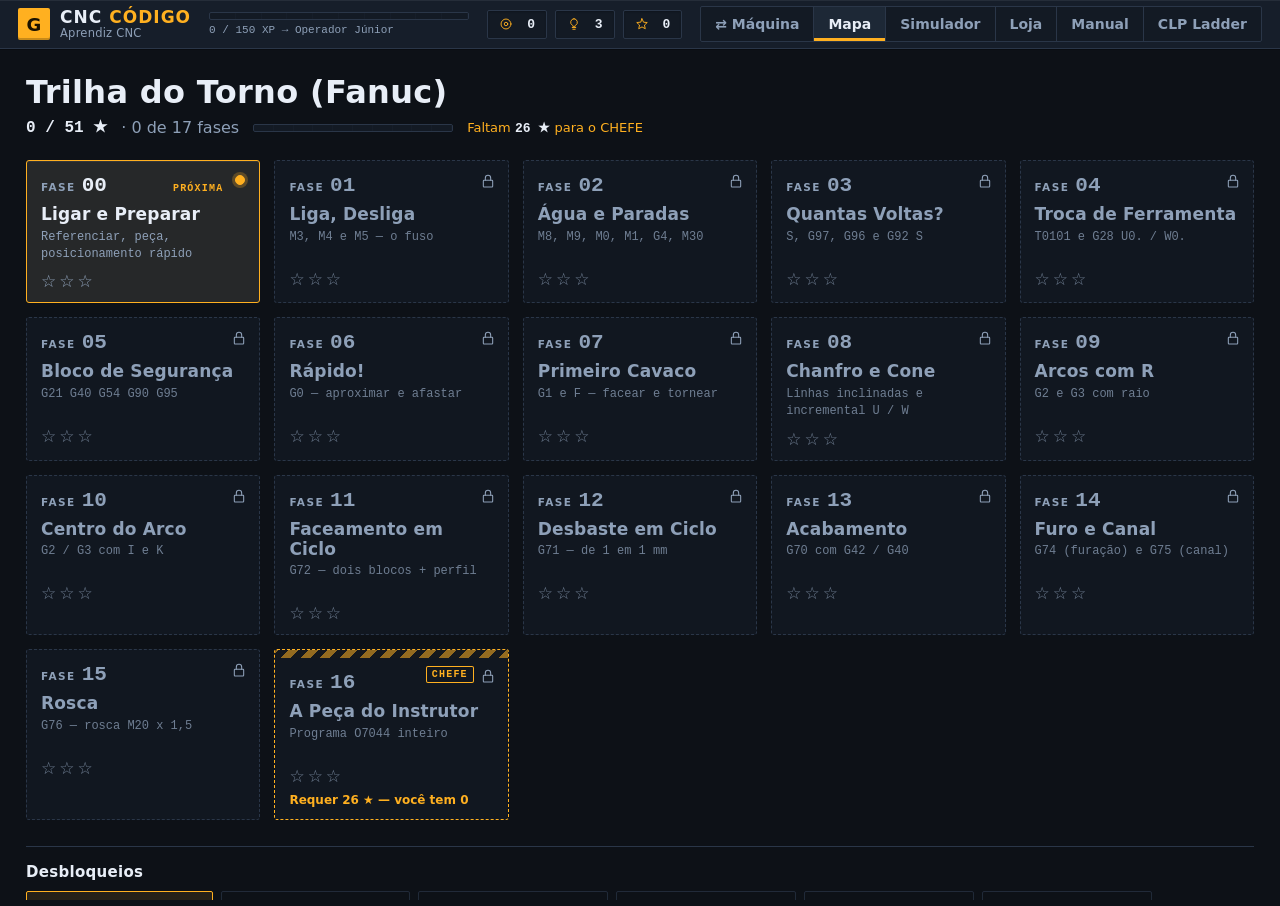
<file: index.html>
<!DOCTYPE html>
<html lang="pt-BR">
<head>
<meta charset="utf-8">
<meta name="viewport" content="width=device-width,initial-scale=1,viewport-fit=cover">
<title>CNC Código</title>
<meta name="theme-color" content="#0d1117">
<meta name="mobile-web-app-capable" content="yes">
<meta name="apple-mobile-web-app-capable" content="yes">
<meta name="apple-mobile-web-app-status-bar-style" content="black-translucent">
<meta name="apple-mobile-web-app-title" content="CNC Código">
<link rel="manifest" href="manifest.webmanifest">
<link rel="apple-touch-icon" href="icon.png">
<link rel="icon" href="icon.png">
<link rel="stylesheet" href="css/style.css?v=1">
<link rel="stylesheet" href="css/code.css?v=1">
<link rel="stylesheet" href="css/design-shell.css?v=1">
<link rel="stylesheet" href="css/design-play.css?v=1">
<link rel="stylesheet" href="css/sscnc.css?v=1">
</head>
<body data-theme="steel">
<a href="#app" class="skip">Pular para o conteúdo</a>

<header id="topbar">
  <div class="brand">
    <button class="logo" id="logoMark" type="button" aria-label="CNC Código">G</button>
    <div>
      <div class="brand-title">CNC <span>CÓDIGO</span></div>
      <div class="brand-sub" id="rankLabel">Aprendiz CNC</div>
    </div>
  </div>
  <div class="xpwrap" role="group" aria-label="Experiência">
    <div class="xpbar" id="xpBar" role="progressbar" aria-label="Progresso de experiência" aria-valuemin="0" aria-valuemax="100" aria-valuenow="0"><i id="xpFill"></i></div>
    <div class="xptxt"><span id="xpTxt">0 / 150 XP</span></div>
  </div>
  <div class="stats">
    <div class="stat" title="Moedas"><svg class="ic" viewBox="0 0 24 24" aria-hidden="true"><circle cx="12" cy="12" r="8.5"/><circle cx="12" cy="12" r="3"/></svg><span class="vh">Moedas:</span><span id="coinTxt">0</span></div>
    <div class="stat" title="Fichas de dica"><svg class="ic" viewBox="0 0 24 24" aria-hidden="true"><path d="M9 18h6M10 21h4M12 3a6 6 0 0 0-3 11c.6.5 1 1.2 1 2h4c0-.8.4-1.5 1-2a6 6 0 0 0-3-11z"/></svg><span class="vh">Fichas de dica:</span><span id="hintTxt">3</span></div>
    <div class="stat" title="Estrelas"><svg class="ic" viewBox="0 0 24 24" aria-hidden="true"><path d="M12 3l2.6 5.9 6.4.6-4.8 4.3 1.4 6.3L12 17l-5.6 3.1 1.4-6.3-4.8-4.3 6.4-.6z"/></svg><span class="vh">Estrelas:</span><span id="starTxt">0</span></div>
  </div>
  <nav class="navbtns">
    <button class="btn ghost" id="navChoose" title="Trocar entre Torno e Centro de Usinagem">⇄ Máquina</button>
    <button class="btn ghost" id="navMap">Mapa</button>
    <button class="btn ghost" id="navBench" title="Simulador livre: cole qualquer programa e veja usinar">Simulador</button>
    <button class="btn ghost" id="navShop">Loja</button>
    <button class="btn ghost" id="navHelp">Manual</button>
    <button class="btn ghost" id="navClp" title="Jogo irmão: aprenda Ladder para CLP" onclick="location.href='clp/'">CLP Ladder</button>
  </nav>
</header>

<main id="app" tabindex="-1">

  <section id="screen-choose" class="screen">
    <div class="map-head">
      <h1>Escolha a máquina</h1>
      <p>XP, moedas e patente valem para as duas trilhas — estrelas ficam separadas.</p>
    </div>
    <div id="chooseTrack" class="map-track">
      <div class="node" tabIndex="0" role="button" data-machine="torno">
        <div class="num">TRILHA</div>
        <div class="nm">Torno CNC — Fanuc</div>
        <div class="sb">Do M3 ao programa completo O7044: G0, G1, G2/G3, G71, G72, G70, G74, G75, G76.</div>
      </div>
      <div class="node" tabIndex="0" role="button" data-machine="fresa">
        <div class="num">TRILHA</div>
        <div class="nm">Centro de Usinagem</div>
        <div class="sb">O livro do SENAI: G43, G41/G42, ,R ,C, G81–G86, M98/M99, polar, bolsas, Mach 9 e Siemens.</div>
      </div>
    </div>
  </section>

  <section id="screen-map" class="screen active">
    <div class="map-head">
      <h1 id="mapTitle">Trilha do Torno</h1>
      <p id="mapStats"></p>
    </div>
    <div id="mapTrack" class="map-track"></div>
    <div class="map-foot"><div class="unlock-strip" id="unlockStrip"></div></div>
  </section>

  <section id="screen-play" class="screen">
    <div class="play-head">
      <button class="btn ghost sm" id="btnBack">‹ Mapa</button>
      <div class="lv-title">
        <h1 id="lvName">Fase</h1>
        <span id="lvSub">objetivo</span>
      </div>
      <div class="play-meta">
        <button class="chip chipbtn" id="btnAula" title="Rever a aula desta fase">Aula</button>
        <button class="chip chipbtn" id="btnCola" title="Todos os códigos que você já aprendeu">Cola</button>
        <span class="chip" id="chipTry">Tentativas: 0</span>
        <span class="chip" id="chipTime">00:00</span>
      </div>
    </div>
    <div class="viewtabs" role="tablist" aria-label="Alternar entre programa e máquina">
      <button class="vt on" role="tab" aria-selected="true" data-view="prog">Programa</button>
      <button class="vt" role="tab" aria-selected="false" data-view="sim">Máquina<i class="vt-led" aria-hidden="true"></i></button>
    </div>
    <div class="play-grid" data-view="prog">
      <div class="simslot" id="playSimSlot"></div>
      <div class="panel tablepanel">
        <div class="panel-bar">
          <span>Programa</span>
          <span class="hintline" id="tipLine"></span>
        </div>
        <div class="tablewrap"><table id="progTable"></table></div>
        <div class="actions">
          <button class="btn primary" id="btnCheck">Verificar</button>
          <button class="btn primary" id="btnNext" hidden>Próxima fase ›</button>
          <button class="btn" id="btnHint" title="Nível 1 é grátis; aprofundar gasta uma ficha 💡">Dica</button>
          <button class="btn" id="btnReveal" title="Escreve o próximo bloco errado. A fase passa a valer no máximo 2 ★.">Revelar bloco <small>(40 🪙)</small></button>
          <button class="btn danger" id="btnExplain">Explicar</button>
        </div>
        <div class="feedback" id="feedback" role="status" aria-live="polite"></div>
        <div class="hintbox" id="hintBox"></div>
      </div>
    </div>
  </section>

  <section id="screen-bench" class="screen">
    <div class="map-head">
      <h1>Simulador livre</h1>
      <p>Cole ou escreva qualquer programa (por exemplo, um que o Claude gerou) e veja usinar. Cada linha é explicada ao lado.</p>
    </div>
    <div class="viewtabs" role="tablist" aria-label="Alternar entre editor e máquina">
      <button class="vt on" role="tab" aria-selected="true" data-view="prog">Editor</button>
      <button class="vt" role="tab" aria-selected="false" data-view="sim">Máquina<i class="vt-led" aria-hidden="true"></i></button>
    </div>
    <div class="play-grid" data-view="prog">
      <div class="simslot" id="benchSimSlot"></div>
      <div class="panel benchpanel">
        <div class="panel-bar">
          <span>Editor</span>
          <div class="mini-tools">
            <select id="benchMachine" aria-label="Máquina"><option value="torno">Torno</option><option value="fresa">Centro de usinagem</option></select>
            <button class="mini" id="benchExample">Exemplo</button>
          </div>
        </div>
        
        <textarea id="benchCode" spellcheck="false" autocapitalize="characters" aria-label="Programa CNC"></textarea>
        <div class="actions">
          <button class="btn primary" id="benchRun">Simular</button>
          <button class="btn" id="benchClear">Limpar</button>
        </div>
        <div class="benchlines" id="benchLines"></div>
      </div>
    </div>
  </section>

  <section id="screen-shop" class="screen">
    <div class="map-head"><h1>Oficina / Loja</h1><p>Gaste moedas em coisas que facilitam a vida do programador.</p></div>
    <div class="shop-grid" id="shopGrid"></div>
  </section>

  <section id="screen-help" class="screen">
    <div class="map-head"><h1>Manual do Programador</h1><p>Consulta rápida — baseado no livro do SENAI e nos programas Fanuc da escola.</p></div>
    <div class="help-grid" id="helpGrid"></div>
  </section>
</main>

<!-- ============ SIMULADOR (estilo SSCNC / Fanuc 0i) — movido entre a fase e o simulador livre ============ -->
<div class="simpanel ss" id="simPanel">
  <div class="mview">
    <div class="mbar">
      <span class="mtitle" id="mTitle">TORNO · FANUC 0i</span>
      <button class="mbtn" id="btnStock" title="Dimensões da peça bruta, material e calibrador">Peça bruta</button>
      <button class="mbtn" id="btnTools" title="Montar ferramentas na torre / magazine e preparar a máquina">Ferramentas</button>
      <span class="crt-tabs" role="tablist">
        <button class="crt-tab on" id="tab3d" role="tab" aria-selected="true">3D</button>
        <button class="crt-tab" id="tab2d" role="tab" aria-selected="false">DESENHO</button>
      </span>
    </div>
    <div class="crt-view">
      <div id="view3d"></div>
      <canvas id="cv" role="img" aria-label="Desenho técnico da peça"></canvas>
      <div class="crt-nosim" id="noSim">Esta fase não tem simulação: é tradução entre comandos.</div>
      <div class="crt-alarm" id="crtAlarm" role="alert"></div>
      <div class="gap" id="gapBadge" hidden></div>
      <div class="vbtns"><button class="mini" id="opPath" aria-pressed="true" title="Mostrar o percurso">Percurso</button><button class="mini" id="opView" title="Centralizar a vista">Centralizar</button><button class="mini" id="btnCaliper" title="Medir o diâmetro torneado / a altura sob a ferramenta">Paquímetro</button></div>
      <div class="crt-hint">arraste: girar · roda/pinça: zoom · shift+arraste: mover</div>
    </div>
  </div>

  <div class="ss-unit">
    <div class="ss-crt">
      <div class="ss-top"><span id="crtPage">POSIÇÃO</span><span id="crtProg">O0000 N0000</span></div>
      <div class="ss-body" id="crtBody"></div>
      <div class="crt-modal" id="crtModal">G00 G97 G21 G40 G54 G90</div>
      <label class="ss-buf"><span>&gt;</span><input id="kbBuf" spellcheck="false" autocomplete="off" autocapitalize="characters" aria-label="Linha de entrada do comando (buffer)" placeholder="digite aqui ou use o teclado MDI"><i aria-hidden="true">_</i></label>
      <div class="ss-status"><span id="crtMode">MEM</span><span id="crtRun">****</span><span id="crtAlm"></span><span id="crtClock">00:00:00</span></div>
    </div>
    <div class="ss-softkeys" id="softkeys"></div>
  </div>

  <div class="ss-kbd" id="kbd" aria-label="Teclado MDI"></div>

  <div class="ss-mach ro" id="opPanel">
    <div class="ro-left">
      <button class="emg" id="opEmg" title="Botão de emergência (cogumelo vermelho)"><span>EMERGÊNCIA</span></button>
      <div class="knob" id="ovSpin"><span>ROTAÇÃO DO FUSO</span><div><button data-d="-1" aria-label="Menos">−</button><output>100%</output><button data-d="1" aria-label="Mais">+</button></div></div>
      <div class="knob" id="ovFeed"><span>AVANÇO / JOG</span><div><button data-d="-1" aria-label="Menos">−</button><output>100%</output><button data-d="1" aria-label="Mais">+</button></div></div>
    </div>
    <div class="ro-center">
      <div class="ro-grid" id="roGrid"><button class="rk" title="AUTO" data-mode="MEM"><i class="lp"></i><span>AUTO</span></button><button class="rk" title="EDIT" data-mode="EDIT"><i class="lp"></i><span>EDIT</span></button><button class="rk" title="MDI" data-mode="MDI"><i class="lp"></i><span>MDI</span></button><button class="rk" title="HOME" data-mode="REF"><i class="lp"></i><span>HOME</span></button><button class="rk" title="+X" data-ax="x:1"><i class="lp"></i><span>+X</span></button><button class="rk" title="WASH GUN" id="kWash"><i class="lp"></i><span>WASH GUN</span></button><button class="rk" title="JOG" data-mode="JOG"><i class="lp"></i><span>JOG</span></button><button class="rk" title="DRY RUN" id="kDRN" aria-pressed="false"><i class="lp"></i><span>DRY RUN</span></button><button class="rk" title="PROG TEST" id="kPT" aria-pressed="false"><i class="lp"></i><span>PROG TEST</span></button><button class="rk" title="-Z" data-ax="z:-1"><i class="lp"></i><span>−Z</span></button><button class="rk" title="TRVS" id="kRapid" aria-pressed="false"><i class="lp"></i><span>TRVS</span></button><button class="rk" title="+Z" data-ax="z:1"><i class="lp"></i><span>+Z</span></button><button class="rk" title="MPG X1" data-mode="HND" data-inc="0"><i class="lp"></i><span>MPG<br>X1</span></button><button class="rk" title="MPG X10" data-mode="HND" data-inc="1"><i class="lp"></i><span>MPG<br>X10</span></button><button class="rk" title="MPG X100" data-mode="HND" data-inc="2"><i class="lp"></i><span>MPG<br>X100</span></button><button class="rk" title="PROG RESTRT" id="kRestrt"><i class="lp"></i><span>PROG<br>RESTRT</span></button><button class="rk" title="-X" data-ax="x:-1"><i class="lp"></i><span>−X</span></button><button class="rk" title="OK OPERATOR" id="kOkOp"><i class="lp"></i><span>OK<br>OPERATOR</span></button><button class="rk" title="SINGL BLOCK" id="kSBK" aria-pressed="false"><i class="lp"></i><span>SINGL<br>BLOCK</span></button><button class="rk" title="BLOCK DELET" id="kBDT" aria-pressed="false"><i class="lp"></i><span>BLOCK<br>DELET</span></button><button class="rk" title="OPT STOP" id="kOPT" aria-pressed="false"><i class="lp"></i><span>OPT<br>STOP</span></button><button class="rk" title="TURRET POS" id="kTP"><i class="lp"></i><span>TURRET<br>POS</span></button><button class="rk" title="CHIP CONV FW" id="kChipFw" aria-pressed="false"><i class="lp"></i><span>CHIP CONV<br>FW</span></button><button class="rk" title="CHIP C STOP/RW" id="kChipSt"><i class="lp"></i><span>CHIP C<br>STOP/RW</span></button><button class="rk" title="CLNT ON" id="kClOn"><i class="lp"></i><span>CLNT<br>ON</span></button><button class="rk" title="CLNT OFF" id="kClOff"><i class="lp"></i><span>CLNT<br>OFF</span></button><button class="rk" title="CLNT AUTO" id="kClAuto"><i class="lp"></i><span>CLNT<br>AUTO</span></button><button class="rk" title="JOG TURRET" id="kJT" aria-pressed="false"><i class="lp"></i><span>JOG<br>TURRET</span></button><button class="rk" title="SPDL CW" id="kCW"><i class="lp"></i><span>SPDL<br>CW</span></button><button class="rk" title="SPDL STOP" id="kStop"><i class="lp"></i><span>SPDL<br>STOP</span></button></div>
      <div class="ro-ymill" id="roY" hidden><button class="rk" title="−Y" data-ax="y:-1"><i class="lp"></i><span>−Y</span></button><button class="rk" title="+Y" data-ax="y:1"><i class="lp"></i><span>+Y</span></button></div>
    </div>
    <div class="ro-right">
      <div class="ro-pwr">
        <button class="pw mach" id="pwMach"><i></i><span>MACHINE<br>ON</span></button>
        <button class="pw cnc" id="pwCnc"><i></i><span>CNC<br>ON</span></button>
        <button class="pw lock" id="pwLock" title="Chave LOCK / SETUP"><i></i><span>LOCK<br>SETUP</span></button>
        <button class="pw door" id="pwDoor"><i></i><span>OPEN<br>CLOSE<br>DOOR</span></button>
      </div>
      <div class="ro-pwr">
        <button class="pw" id="kChuck"><i></i><span>CHUCK<br>CLAMP</span></button>
        <button class="pw" id="kQuill"><i></i><span>TAIL<br>QUILL</span></button>
        <button class="opb hold" id="opHold" title="CYCLE STOP"><i></i>CYCLE<br>STOP</button>
        <button class="opb start" id="opStart" title="CYCLE START"><i></i>CYCLE<br>START</button>
      </div>
      <div class="ro-mpg">
        <span class="reflamps" id="refLamps"></span>
        <button class="ssk" id="hMinus" aria-label="Um pulso negativo">−</button>
        <div class="hand" id="handDial" role="slider" aria-label="Manivela (MPG): arraste ou use a roda do mouse" style="--rot:0deg"><i></i></div>
        <button class="ssk" id="hPlus" aria-label="Um pulso positivo">+</button>
      </div>
    </div>
    <div hidden>
      <div class="stp" id="ovRapid"><span>RÁPIDO</span><button data-d="-1"></button><output>100%</output><button data-d="1"></button></div>
      <div class="stp" id="ovJog"><span>JOG</span><button data-d="-1"></button><output>20%</output><button data-d="1"></button></div>
      <span id="ovRapidV" data-v="1"></span>
      <button id="opReset"></button><div id="incRow"></div><div id="hAxis"></div><div id="axisKeys"></div>
    </div>
  </div>
</div>

<div class="modal wide" id="modalTools" role="dialog" aria-modal="true" aria-labelledby="toolsTitle">
  <h2 id="toolsTitle">Ferramentas</h2>
  <p class="msub" id="toolsSub"></p>
  <div class="explain-body"><table class="tooltab" id="toolTable"></table></div>
  <div class="modal-actions">
    <button class="btn ghost" id="toolsDefault">Montar as da fase</button>
    <button class="btn ghost" id="toolsMeasure" title="Referencia os eixos, grava o zero-peça e mede todos os corretores de uma vez">Preparar máquina (atalho)</button>
    <button class="btn primary" id="toolsOk">Aplicar</button>
  </div>
</div>
<div class="modal" id="modalStock" role="dialog" aria-modal="true" aria-labelledby="stockTitle">
  <h2 id="stockTitle">Peça bruta</h2>
  <div id="stockBody" class="stockform"></div>
  <div class="modal-actions">
    <button class="btn ghost" id="stockDefault">Padrão da fase</button>
    <button class="btn primary" id="stockOk">Aplicar</button>
  </div>
</div>

<!-- ============ MODAIS ============ -->
<div class="overlay" id="overlay" aria-hidden="true"></div>

<div class="modal" id="modalResult" role="dialog" aria-modal="true" aria-labelledby="resTitle">
  <img id="resShot" alt="">
  <div class="stars" id="resStars" role="img" aria-label="0 de 3 estrelas"><span aria-hidden="true">☆</span><span aria-hidden="true">☆</span><span aria-hidden="true">☆</span></div>
  <div class="resline" id="resLine"></div>
  <h2 id="resTitle">Programa aprovado!</h2>
  <p id="resText"></p>
  <div class="rewards" id="resRewards"></div>
  <div class="res-prog" id="resProg"></div>
  <div class="modal-actions">
    <button class="btn ghost" id="resRepeat">Repetir</button>
    <button class="btn primary" id="resNext">Próxima fase ›</button>
  </div>
</div>

<div class="modal wide" id="modalAula" role="dialog" aria-modal="true" aria-labelledby="aulaTitle">
  <div class="aula-kick">AULA</div>
  <h2 id="aulaTitle">Aula</h2>
  <div id="aulaBody" class="explain-body"></div>
  <div class="modal-actions"><button class="btn primary" id="aulaClose">Entendi, bora programar ›</button></div>
</div>

<div class="modal wide" id="modalExplain" role="dialog" aria-modal="true" aria-labelledby="expTitle">
  <h2 id="expTitle">Como escrever, bloco a bloco</h2>
  <div id="explainBody" class="explain-body"></div>
  <div class="modal-actions">
    <button class="btn ghost" id="expClose">Fechar e tentar de novo</button>
    <button class="btn danger" id="expFill">Desistir e ver a resposta <small>(fase fica em 1 ★)</small></button>
  </div>
</div>

<div class="modal wide" id="modalUnlock" role="dialog" aria-modal="true" aria-labelledby="unTitle">
  <h2 id="unTitle">Desbloqueado!</h2>
  <div id="unBody" class="explain-body"></div>
  <div class="modal-actions"><button class="btn primary" id="unClose">Beleza</button></div>
</div>

<div id="tutor" class="tutor">
  <div class="spot" id="tutSpot"></div>
  <div class="bubble" id="tutBubble" role="dialog" aria-modal="false" aria-labelledby="tutStep" aria-describedby="tutText">
    <div class="bstep" id="tutStep">PASSO 1</div>
    <div id="tutText"></div>
    <div class="berr" id="tutErr" role="alert"></div>
    <button class="btn ghost sm" id="tutGive" style="display:none">Mostrar a resposta</button>
    <div class="bactions">
      <button class="btn ghost sm" id="tutSkip">Pular</button>
      <button class="btn ghost sm" id="tutBack">‹ Voltar</button>
      <button class="btn primary sm" id="tutNext">Próximo ›</button>
    </div>
  </div>
</div>

<div id="toast" role="status" aria-live="polite" aria-atomic="true"></div>
<canvas id="fx"></canvas>

<script src="js/vendor/three.min.js"></script>
<script src="js/codes.js?v=1"></script>
<script src="js/cnc.js?v=1"></script>
<script src="js/levels.js?v=1"></script>
<script src="js/sim3d.js?v=1"></script>
<script src="js/mascot.js?v=1"></script>
<script src="js/game.js?v=3"></script>
<script src="js/panel.js?v=2"></script>
<script src="js/main.js?v=2"></script>
</body>
</html>
</file>
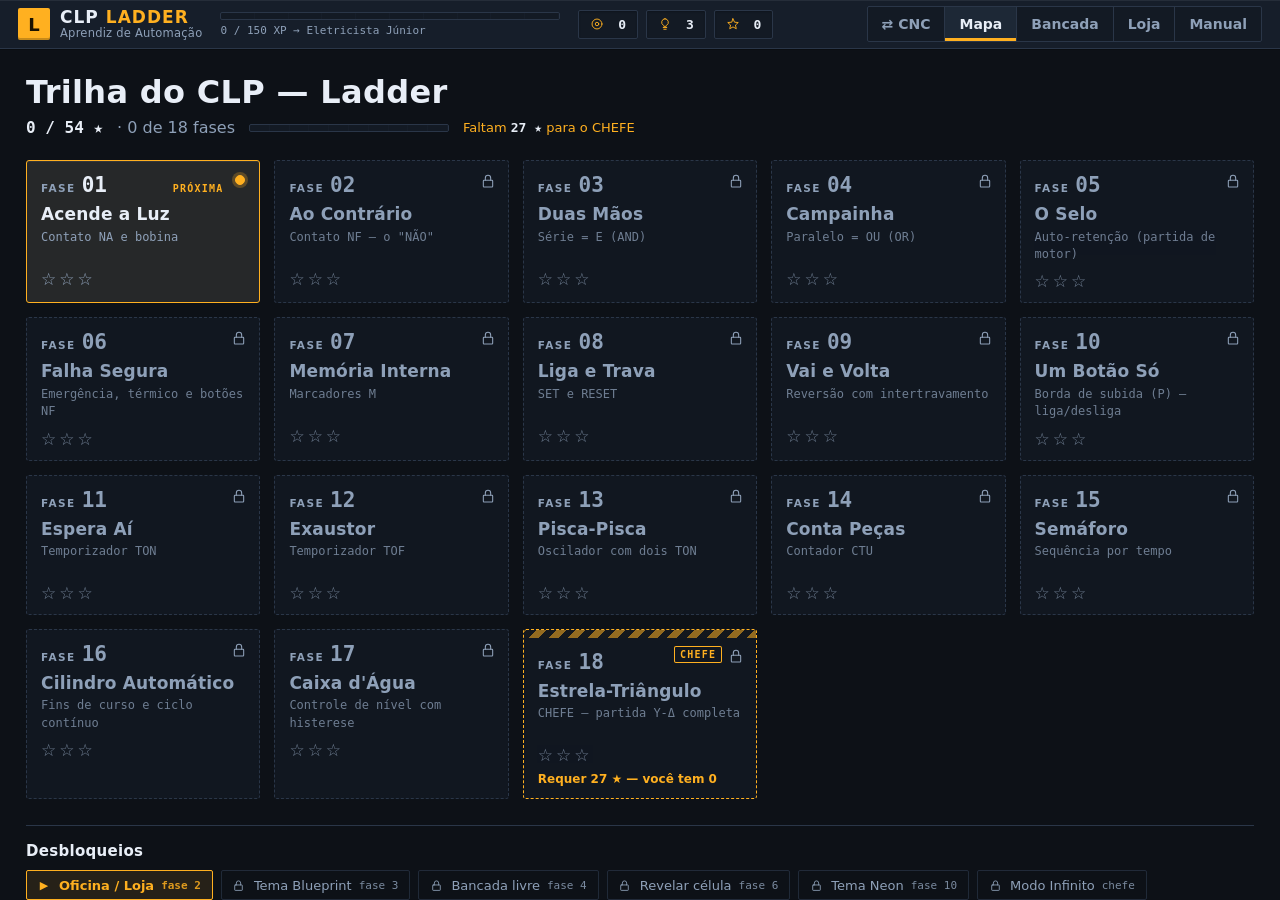
<file: clp/index.html>
<!DOCTYPE html>
<html lang="pt-BR">
<head>
<meta charset="utf-8">
<meta name="viewport" content="width=device-width,initial-scale=1,viewport-fit=cover">
<title>CLP Ladder</title>
<meta name="theme-color" content="#0d1117">
<meta name="mobile-web-app-capable" content="yes">
<meta name="apple-mobile-web-app-capable" content="yes">
<meta name="apple-mobile-web-app-title" content="CLP Ladder">
<link rel="icon" href="../icon.png">
<link rel="apple-touch-icon" href="../icon.png">
<link rel="stylesheet" href="../css/style.css?v=1">
<link rel="stylesheet" href="../css/design-shell.css?v=1">
<link rel="stylesheet" href="../css/design-play.css?v=1">
<link rel="stylesheet" href="css/clp.css?v=1">
</head>
<body data-theme="steel">
<a href="#app" class="skip">Pular para o conteúdo</a>

<header id="topbar">
  <div class="brand">
    <button class="logo" id="logoMark" type="button" aria-label="CLP Ladder">L</button>
    <div>
      <div class="brand-title">CLP <span>LADDER</span></div>
      <div class="brand-sub" id="rankLabel">Aprendiz de Automação</div>
    </div>
  </div>
  <div class="xpwrap" role="group" aria-label="Experiência">
    <div class="xpbar" id="xpBar" role="progressbar" aria-label="Progresso de experiência" aria-valuemin="0" aria-valuemax="100" aria-valuenow="0"><i id="xpFill"></i></div>
    <div class="xptxt"><span id="xpTxt">0 / 150 XP</span></div>
  </div>
  <div class="stats">
    <div class="stat" title="Moedas"><svg class="ic" viewBox="0 0 24 24" aria-hidden="true"><circle cx="12" cy="12" r="8.5"/><circle cx="12" cy="12" r="3"/></svg><span class="vh">Moedas:</span><span id="coinTxt">0</span></div>
    <div class="stat" title="Fichas de dica"><svg class="ic" viewBox="0 0 24 24" aria-hidden="true"><path d="M9 18h6M10 21h4M12 3a6 6 0 0 0-3 11c.6.5 1 1.2 1 2h4c0-.8.4-1.5 1-2a6 6 0 0 0-3-11z"/></svg><span class="vh">Fichas de dica:</span><span id="hintTxt">3</span></div>
    <div class="stat" title="Estrelas"><svg class="ic" viewBox="0 0 24 24" aria-hidden="true"><path d="M12 3l2.6 5.9 6.4.6-4.8 4.3 1.4 6.3L12 17l-5.6 3.1 1.4-6.3-4.8-4.3 6.4-.6z"/></svg><span class="vh">Estrelas:</span><span id="starTxt">0</span></div>
  </div>
  <nav class="navbtns">
    <a class="btn ghost" href="../" title="Voltar para o CNC Código">⇄ CNC</a>
    <button class="btn ghost" id="navMap">Mapa</button>
    <button class="btn ghost" id="navBench" title="Bancada livre: monte qualquer ladder e teste">Bancada</button>
    <button class="btn ghost" id="navShop">Loja</button>
    <button class="btn ghost" id="navHelp">Manual</button>
  </nav>
</header>

<main id="app" tabindex="-1">

  <section id="screen-map" class="screen active">
    <div class="map-head">
      <h1 id="mapTitle">Trilha do CLP — Ladder</h1>
      <p id="mapStats"></p>
    </div>
    <div id="mapTrack" class="map-track"></div>
    <div class="map-foot"><div class="unlock-strip" id="unlockStrip"></div></div>
  </section>

  <section id="screen-play" class="screen">
    <div class="play-head">
      <button class="btn ghost sm" id="btnBack">‹ Mapa</button>
      <div class="lv-title">
        <h1 id="lvName">Fase</h1>
        <span id="lvSub">objetivo</span>
      </div>
      <div class="play-meta">
        <button class="chip chipbtn" id="btnAula" title="Rever a aula desta fase">Aula</button>
        <button class="chip chipbtn" id="btnCola" title="Tudo que você já aprendeu">Cola</button>
        <span class="chip" id="chipTry">Tentativas: 0</span>
        <span class="chip" id="chipTime">00:00</span>
      </div>
    </div>
    <div class="viewtabs" role="tablist" aria-label="Alternar entre programa e máquina">
      <button class="vt on" role="tab" aria-selected="true" data-view="prog">Programa</button>
      <button class="vt" role="tab" aria-selected="false" data-view="sim">Máquina<i class="vt-led" aria-hidden="true"></i></button>
    </div>
    <div class="play-grid" data-view="prog">
      <div class="simslot plantbox" id="plantBox"></div>
      <div class="panel tablepanel">
        <div class="panel-bar">
          <span>Programa Ladder</span>
          <span class="hintline" id="tipLine"></span>
        </div>
        <div class="brief" id="briefLine"></div>
        <div class="ladder" id="ladderBox"></div>
        <details class="symtab"><summary>Tabela de símbolos (E/S)</summary><div id="symTable"></div></details>
        <div class="actions">
          <button class="btn primary" id="btnCheck">Verificar</button>
          <button class="btn primary" id="btnNext" hidden>Próxima fase ›</button>
          <button class="btn" id="btnHint" title="Nível 1 é grátis; aprofundar gasta uma ficha 💡">Dica</button>
          <button class="btn" id="btnReveal" title="Monta a próxima célula errada. A fase passa a valer no máximo 2 ★.">Revelar célula <small>(40 🪙)</small></button>
          <button class="btn danger" id="btnExplain">Explicar</button>
        </div>
        <div class="feedback" id="feedback" role="status" aria-live="polite"></div>
        <div class="hintbox" id="hintBox"></div>
      </div>
    </div>
  </section>

  <section id="screen-bench" class="screen">
    <div class="map-head">
      <h1>Bancada livre</h1>
      <p>Monte qualquer ladder e teste no CLP: 8 entradas, 8 saídas, memórias, temporizadores e contadores. Fica salvo no navegador.</p>
    </div>
    <div class="viewtabs" role="tablist" aria-label="Alternar entre editor e máquina">
      <button class="vt on" role="tab" aria-selected="true" data-view="prog">Editor</button>
      <button class="vt" role="tab" aria-selected="false" data-view="sim">Máquina<i class="vt-led" aria-hidden="true"></i></button>
    </div>
    <div class="play-grid" data-view="prog">
      <div class="simslot plantbox" id="benchPlant"></div>
      <div class="panel tablepanel">
        <div class="panel-bar"><span>Editor</span>
          <div class="mini-tools"><button class="mini" id="benchAdd">+ Linha</button><button class="mini" id="benchClear">Limpar tudo</button></div></div>
        <div class="ladder" id="benchBox"></div>
      </div>
    </div>
  </section>

  <section id="screen-shop" class="screen">
    <div class="map-head"><h1>Oficina / Loja</h1><p>Gaste moedas em coisas que facilitam a vida do programador de CLP.</p></div>
    <div class="shop-grid" id="shopGrid"></div>
  </section>

  <section id="screen-help" class="screen">
    <div class="map-head"><h1>Manual do Ladder</h1><p>Consulta rápida: símbolos, endereços, padrões clássicos e as diferenças entre fabricantes.</p></div>
    <div class="help-grid" id="helpGrid"></div>
  </section>
</main>

<!-- seletor de elemento -->
<div class="picker" id="picker" role="dialog" aria-label="Escolher elemento" hidden>
  <div class="pk-h"><span id="pkTitle">Célula</span><button class="mini" id="pkClose" aria-label="Fechar">✕</button></div>
  <div class="pk-sec">Símbolo</div>
  <div class="pk-types" id="pkTypes"></div>
  <div class="pk-sec" id="pkAdrLbl">Endereço</div>
  <div class="pk-adrs" id="pkAdrs"></div>
  <div class="pk-par" id="pkPar" hidden><label><span id="pkParLbl">PT (s)</span> <input type="number" id="pkParIn" min="0" step="0.5"></label></div>
</div>

<!-- ============ MODAIS ============ -->
<div class="overlay" id="overlay" aria-hidden="true"></div>
<div class="modal" id="modalResult" role="dialog" aria-modal="true" aria-labelledby="resTitle">
  <div class="stars" id="resStars" role="img" aria-label="0 de 3 estrelas"><span aria-hidden="true">☆</span><span aria-hidden="true">☆</span><span aria-hidden="true">☆</span></div>
  <div class="resline" id="resLine"></div>
  <h2 id="resTitle">Programa aprovado!</h2>
  <p id="resText"></p>
  <div class="rewards" id="resRewards"></div>
  <div class="res-prog" id="resProg"></div>
  <div class="modal-actions">
    <button class="btn ghost" id="resRepeat">Ver a máquina rodando</button>
    <button class="btn primary" id="resNext">Próxima fase ›</button>
  </div>
</div>
<div class="modal wide" id="modalAula" role="dialog" aria-modal="true" aria-labelledby="aulaTitle">
  <div class="aula-kick">AULA</div>
  <h2 id="aulaTitle">Aula</h2>
  <div id="aulaBody" class="explain-body"></div>
  <div class="modal-actions"><button class="btn primary" id="aulaClose">Entendi, bora programar ›</button></div>
</div>
<div class="modal wide" id="modalExplain" role="dialog" aria-modal="true" aria-labelledby="expTitle">
  <h2 id="expTitle">Como montar, linha a linha</h2>
  <div id="explainBody" class="explain-body"></div>
  <div class="modal-actions">
    <button class="btn ghost" id="expClose">Fechar e tentar de novo</button>
    <button class="btn danger" id="expFill">Desistir e ver a resposta <small>(fase fica em 1 ★)</small></button>
  </div>
</div>
<div class="modal wide" id="modalUnlock" role="dialog" aria-modal="true" aria-labelledby="unTitle">
  <h2 id="unTitle">Desbloqueado!</h2>
  <div id="unBody" class="explain-body"></div>
  <div class="modal-actions"><button class="btn primary" id="unClose">Beleza</button></div>
</div>
<div id="tutor" class="tutor">
  <div class="spot" id="tutSpot"></div>
  <div class="bubble" id="tutBubble" role="dialog" aria-modal="false" aria-labelledby="tutStep" aria-describedby="tutText">
    <div class="bstep" id="tutStep">PASSO 1</div>
    <div id="tutText"></div>
    <div class="berr" id="tutErr" role="alert"></div>
    <button class="btn ghost sm" id="tutGive" style="display:none">Mostrar a resposta</button>
    <div class="bactions">
      <button class="btn ghost sm" id="tutSkip">Pular</button>
      <button class="btn ghost sm" id="tutBack">‹ Voltar</button>
      <button class="btn primary sm" id="tutNext">Próximo ›</button>
    </div>
  </div>
</div>
<div id="toast" role="status" aria-live="polite" aria-atomic="true"></div>
<canvas id="fx"></canvas>
<script src="js/ladder.js?v=1"></script>
<script src="js/levels.js?v=1"></script>
<script src="js/plant.js?v=1"></script>
<script src="../js/mascot.js?v=1"></script>
<script src="js/game.js?v=1"></script>
</body>
</html>
</file>
<file: css/style.css>
/* ================= CNC COORDENADAS — estilo ================= */
:root{
  --bg:#0d1117; --bg2:#131a24; --panel:#161e2a; --panel2:#1d2836;
  --line:#2a3648; --ink:#e8eef7; --muted:#8ea0b8;
  --acc:#ffb020; --acc2:#43d0ff; --ok:#31d07a; --err:#ff5d5d;
  --paper:#0f1620; --draw:#dfe9f5; --dim:#7fd7ff; --pt:#ff9d5c;
  --on-acc:#1a1200; --on-acc2:#00131c;
  --shadow:0 6px 18px rgba(0,0,0,.35);
  --r:3px;
  --r-sm:2px;
  --mono:ui-monospace,"Cascadia Code","Segoe UI Mono",Consolas,"Liberation Mono",Menlo,monospace;
}
[data-theme="blueprint"]{
  --bg:#0a2540; --bg2:#0d2f52; --panel:#0e3358; --panel2:#124070;
  --line:#1f5b91; --ink:#eaf4ff; --muted:#9dc3e6; --err:#ff8fa3;
  --acc:#ffd166; --acc2:#7fe3ff; --paper:#0b3057; --draw:#ffffff; --dim:#a9d8ff; --pt:#ffb347;
  --on-acc:#1a1200; --on-acc2:#00131c;
}
[data-theme="neon"]{
  --bg:#0b0713; --bg2:#140b23; --panel:#170e28; --panel2:#22143a;
  --line:#3b2160; --ink:#f4ecff; --muted:#b39ddb;
  --acc:#ff2fb9; --acc2:#00ffd5; --ok:#00ffa3; --err:#ff4d6d;
  --paper:#120a1f; --draw:#e9dcff; --dim:#7fd7ff; --pt:#ffe066;
  --on-acc:#1a1200; --on-acc2:#00131c;
}
[data-theme="paper"]{
  --bg:#eef1f5; --bg2:#e3e8ee; --panel:#ffffff; --panel2:#f3f6fa;
  --line:#8c9bab; --ink:#16202c; --muted:#4a5666;
  --acc:#a85400; --acc2:#0a5f8f; --ok:#0e6e3c; --err:#b3201f;
  --paper:#ffffff; --draw:#16202c; --dim:#0d4f73; --pt:#7a4a00;
  --on-acc:#ffffff; --on-acc2:#ffffff;
  --shadow:0 4px 14px rgba(20,35,55,.14);
}
[data-theme="brasa"]{
  --bg:#0a0707; --bg2:#130c0c; --panel:#1a1010; --panel2:#221515;
  --line:#3a1f1f; --ink:#f5e9e6; --muted:#a88888; --ok:#3ecf7a; --err:#ff5d5d;
  --acc:#d62828; --acc2:#c98a7a; --paper:#0e0808; --draw:#f2e4e0; --dim:#c98a7a; --pt:#ff8a5c;
  --on-acc:#ffffff; --on-acc2:#1a0505;
}
[data-theme="forja"]{
  --bg:#0a0908; --bg2:#141210; --panel:#1c1815; --panel2:#24201b;
  --line:#3d3427; --ink:#f2ecdf; --muted:#a89c85; --ok:#4ac97a; --err:#ff5d5d;
  --acc:#e8b923; --acc2:#c9a86a; --paper:#100e0c; --draw:#efe6d2; --dim:#c9a86a; --pt:#f0c14b;
  --on-acc:#1a1200; --on-acc2:#1a1200;
}
.vh{position:absolute;width:1px;height:1px;overflow:hidden;clip-path:inset(50%);white-space:nowrap}
.skip{position:absolute;left:-9999px}
.skip:focus{left:8px;top:8px;z-index:100;background:var(--panel);color:var(--ink);padding:10px 14px;border-radius:8px;border:2px solid var(--acc2)}
:focus-visible{outline:3px solid var(--acc2);outline-offset:2px}
@media(prefers-reduced-motion:reduce){
  *,*::before,*::after{animation-duration:.001ms!important;animation-iteration-count:1!important;
    transition-duration:.001ms!important;scroll-behavior:auto!important}
}

*{box-sizing:border-box}
html,body{height:100%}
button,.node,.mini,.chip{-webkit-tap-highlight-color:transparent;touch-action:manipulation;-webkit-user-select:none;user-select:none}
button:active,.node:active{filter:brightness(1.15)}
body{overscroll-behavior-y:contain}
body{
  margin:0; background:var(--bg); font-family:"Segoe UI",Inter,system-ui,sans-serif; color:var(--ink);
  overflow-x:hidden;
}
button{font-family:inherit}

/* ---------- topbar ---------- */
#topbar{
  display:flex; align-items:center; gap:18px; padding:10px 18px;
  background:var(--panel); border-bottom:1px solid var(--line);
  position:sticky; top:0; z-index:40;
}
.brand{display:flex; align-items:center; gap:10px}
.logo{
  width:36px;height:36px;border-radius:var(--r-sm);display:grid;place-items:center;font-size:20px;
  background:var(--acc); color:var(--on-acc,#191100); font-weight:900;
  border:none; padding:0; font-family:inherit; appearance:none; -webkit-appearance:none;
  cursor:pointer; -webkit-user-select:none; user-select:none; flex:0 0 auto;
}
.logo:active{filter:brightness(.94)}
.logo.dev-on{box-shadow:0 0 0 2px var(--ok)}
.brand-title{font-weight:800; letter-spacing:.5px; font-size:15px}
.brand-title span{color:var(--acc)}
.brand-sub{font-size:11px;color:var(--muted)}
.xpwrap{flex:1; min-width:150px; max-width:340px}
.xpbar{height:6px;border-radius:var(--r-sm);background:var(--panel2);overflow:hidden;border:1px solid var(--line)}
.xpbar i{display:block;height:100%;width:0;background:var(--acc);transition:width .6s cubic-bezier(.2,.9,.3,1)}
.xptxt{font-size:11px;color:var(--muted);margin-top:3px;white-space:nowrap;overflow:hidden;text-overflow:ellipsis;font-family:var(--mono);font-variant-numeric:tabular-nums}
@media(max-width:1080px){.xpwrap{display:none}}

.ic{width:14px;height:14px;flex:0 0 auto;fill:none;stroke:currentColor;stroke-width:1.6;stroke-linecap:round;stroke-linejoin:round}
.ic.lg{width:22px;height:22px;stroke-width:1.5}
.stats{display:flex;gap:8px}
.stat{display:flex;align-items:center;gap:6px;background:var(--panel2);border:1px solid var(--line);padding:6px 11px;border-radius:var(--r-sm);font-weight:700;font-size:13px;color:var(--muted)}
.stat span:last-child{font-family:var(--mono);font-variant-numeric:tabular-nums;color:var(--ink)}
.navbtns{display:flex;gap:8px;margin-left:auto}

/* ---------- botões ---------- */
.btn{
  border:1px solid var(--line); background:var(--panel2); color:var(--ink);
  padding:10px 16px;border-radius:var(--r-sm);cursor:pointer;font-weight:600;font-size:14px;
  transition:.15s background,.15s border-color,.15s color; white-space:nowrap;
}
@media(hover:hover) and (pointer:fine){ .btn:hover{border-color:var(--acc)} }
.btn:active{filter:brightness(.94)}
.btn.primary{background:var(--acc);color:var(--on-acc,#1a1200);border-color:var(--acc)}
.btn.danger{background:transparent;border-color:var(--err);color:var(--err)}
.btn.ghost{background:transparent}
.btn.sm{padding:6px 12px;font-size:13px}
.btn:disabled{opacity:1;color:var(--muted);background:transparent;border-style:dashed;cursor:not-allowed}
.btn.locked-soft{opacity:.72;border-style:dashed}
#btnCheck.ready{box-shadow:inset 0 0 0 2px var(--on-acc,#1a1200)}
.btn small{opacity:.7;font-weight:500}

/* ---------- telas ---------- */
.screen{display:none;padding:26px;max-width:1400px;margin:0 auto}
.screen.active{display:block;animation:fade .35s ease}
@keyframes fade{from{opacity:0;transform:translateY(8px)}to{opacity:1;transform:none}}
.map-head h1{margin:0 0 4px;font-size:26px}
.map-head p{margin:0 0 20px;color:var(--muted)}

/* ---------- mapa ---------- */
.map-track{display:grid;grid-template-columns:repeat(auto-fill,minmax(210px,1fr));gap:18px}
.map-track .node{animation:fade .32s both;animation-delay:calc(var(--i,0)*28ms)}
.node{
  position:relative;background:var(--panel);
  border:1px solid var(--line);border-radius:var(--r);padding:14px;cursor:pointer;
  transition:.15s border-color,.15s background; overflow:hidden;
}
@media(hover:hover) and (pointer:fine){
  .node:hover{border-color:var(--acc);background:var(--panel2)}
  .node.locked:hover{border-color:var(--line);background:var(--panel)}
}
.node:active{filter:brightness(.96)}
.node.locked{opacity:1;cursor:not-allowed;filter:grayscale(1)}
.node.locked .nm,.node.locked .num,.node.locked .sb,.node.locked .st{color:var(--muted)}
.node .num{font-size:12px;color:var(--muted);letter-spacing:2px}
.node .nm{font-weight:800;margin:2px 0 4px;font-size:16px}
.node .sb{font-size:12.5px;line-height:1.45;color:var(--muted);min-height:32px}
.node .st{margin-top:8px;font-size:20px;letter-spacing:4px;color:var(--muted)}
.node .st b{color:var(--acc);font-weight:400}
.node .rec{font-size:11px;color:var(--muted);margin-top:4px;font-family:var(--mono);font-variant-numeric:tabular-nums}
.node .gate{color:var(--acc);font-size:11px;margin-top:6px}
.node.cur{border-color:var(--acc)}
.node .badge{position:absolute;top:10px;right:10px;font-size:10px;padding:3px 7px;border-radius:var(--r-sm);background:var(--acc);color:var(--on-acc,#1a1200);font-weight:800}
.node .lock{position:absolute;top:10px;right:12px;font-size:16px}
.node.boss .lock{right:64px}
.node.boss{border-color:var(--acc)}
.unlock-strip{display:flex;flex-wrap:wrap;gap:8px;margin-top:22px}
.uchip{font-size:12.5px;padding:6px 12px;border-radius:var(--r-sm);border:1px dashed var(--line);color:var(--muted)}
.uchip.on{border-style:solid;border-color:var(--ok);color:var(--ok);background:color-mix(in srgb,var(--ok) 10%,transparent)}
.rw{animation:pop .4s backwards}
.rw:nth-child(2){animation-delay:.1s}.rw:nth-child(3){animation-delay:.2s}.rw:nth-child(4){animation-delay:.3s}
.resline{font-size:11px;letter-spacing:3px;color:var(--acc);font-weight:800;margin-bottom:8px}
#resShot{width:auto;max-width:100%;height:150px;object-fit:contain;background:var(--paper);
  border:1px solid var(--line);border-radius:var(--r);margin:0 auto 10px;display:none}
#resShot.perfect{border-color:var(--ok);box-shadow:0 0 0 3px color-mix(in srgb,var(--ok) 20%,transparent)}

/* ---------- play ---------- */
.play-head{display:flex;align-items:center;gap:14px;margin-bottom:16px;flex-wrap:wrap}
.lv-title h1{display:block;font-size:19px;margin:0}
.lv-title span{font-size:12px;color:var(--muted)}
.play-meta{margin-left:auto;display:flex;gap:8px;flex-wrap:wrap}
.chip{font-size:12px;padding:5px 11px;border-radius:var(--r-sm);background:var(--panel2);border:1px solid var(--line);color:var(--muted)}
.play-grid{display:grid;grid-template-columns:1.25fr .9fr;gap:18px;align-items:start}
@media(max-width:1050px){.play-grid{grid-template-columns:1fr}}
.panel{background:var(--panel);border:1px solid var(--line);border-radius:var(--r);box-shadow:var(--shadow);overflow:hidden}
.panel-bar{display:flex;align-items:center;justify-content:space-between;gap:10px;padding:10px 14px;background:var(--panel2);border-bottom:1px solid var(--line);font-size:13px;font-weight:700}
.mini-tools{display:flex;gap:6px}
.mini{font-size:11px;padding:4px 9px;border-radius:7px;border:1px solid var(--line);background:transparent;color:var(--muted);cursor:pointer}
.mini:active{transform:scale(.95);background:color-mix(in srgb,var(--acc2) 14%,transparent)}
.mini.on{color:var(--acc2);border-color:var(--acc2)}
#cv{display:block;width:100%;height:440px;height:min(46dvh,440px);background:var(--paper)}
.legend{display:flex;gap:16px;flex-wrap:wrap;padding:8px 14px;font-size:11px;color:var(--muted);border-top:1px solid var(--line)}
.legend i.dot{display:inline-block;width:8px;height:8px;border-radius:50%;background:var(--pt);margin-right:4px}
.legend i.ln{display:inline-block;width:16px;height:0;border-top:1px dashed var(--draw);margin-right:4px;vertical-align:middle}
.hintline{font-weight:500;color:var(--acc);font-size:11px;text-align:right}

/* ---------- tabela ---------- */
.tablewrap{overflow:auto;-webkit-overflow-scrolling:touch;scrollbar-width:thin}
#coordTable{width:100%;border-collapse:collapse;font-size:14px}
#coordTable td.lbl,#coordTable thead th:first-child{position:sticky;left:0;z-index:2;background:var(--panel)}
#coordTable thead th:first-child{background:var(--panel2)}
#coordTable thead th.colbad{color:var(--err);box-shadow:inset 0 -3px 0 var(--err)}
#coordTable td{position:relative}
#coordTable td:has(input.ok)::after{content:"✓";position:absolute;right:8px;top:50%;transform:translateY(-50%);color:var(--ok);font-size:12px;pointer-events:none}
#coordTable td:has(input.err)::after{content:"✕";position:absolute;right:8px;top:50%;transform:translateY(-50%);color:var(--err);font-size:12px;pointer-events:none}
#coordTable th{background:var(--panel2);padding:8px 6px;font-size:11px;text-transform:uppercase;letter-spacing:1px;color:var(--muted);border-bottom:1px solid var(--line);white-space:nowrap}
#coordTable th.grp{color:var(--acc2)}
#coordTable td{border-bottom:1px solid var(--line);padding:4px;text-align:center}
#coordTable td.lbl{font-weight:800;color:var(--acc);width:52px;font-family:var(--mono)}
#coordTable td.nacell{color:var(--line);font-family:var(--mono)}
#coordTable tr.hl td{background:color-mix(in srgb,var(--acc2) 18%,transparent)}
#coordTable tr.hl td.lbl{box-shadow:inset 3px 0 0 var(--acc2)}
#coordTable input,#coordTable select{
  width:84px;padding:8px 4px;text-align:center;border-radius:var(--r-sm);font-size:16px;font-weight:600;
  font-family:var(--mono);font-variant-numeric:tabular-nums;
  border:1px solid var(--line);background:var(--bg2);color:var(--ink);outline:none;
}
#coordTable input:focus,#coordTable select:focus{border-color:var(--acc2);box-shadow:0 0 0 3px color-mix(in srgb,var(--acc2) 22%,transparent)}
#coordTable input.ok{border-color:var(--ok);border-width:2px;background:color-mix(in srgb,var(--ok) 16%,transparent);box-shadow:inset 3px 0 0 var(--ok);animation:cellpop .5s ease-out}
#coordTable input.err{border-color:var(--err);border-width:2px;background:color-mix(in srgb,var(--err) 16%,transparent);box-shadow:inset 3px 0 0 var(--err);animation:shake .35s}
@keyframes cellpop{0%{outline:0 solid color-mix(in srgb,var(--ok) 60%,transparent)}100%{outline:10px solid transparent}}
#coordTable td:has(input.ok)::after,#coordTable td:has(input.err)::after{font-size:14px;font-weight:800;right:6px}
#coordTable input.given{background:var(--panel2);color:var(--muted)}
@keyframes shake{25%{transform:translateX(-5px)}75%{transform:translateX(5px)}}
.actions{display:flex;gap:8px;padding:12px 14px;flex-wrap:wrap;border-top:1px solid var(--line)}
.feedback{padding:0 14px 10px;font-size:13px;min-height:20px;color:var(--muted)}
.feedback.good{color:var(--ok)}.feedback.bad{color:var(--err)}
.hintbox{padding:0 14px 14px;display:flex;flex-direction:column;gap:8px}
.hint{background:var(--panel2);border:1px solid color-mix(in srgb,var(--acc) 45%,var(--line));padding:9px 12px;border-radius:var(--r-sm);font-size:13px}

/* ---------- loja / manual ---------- */
.shop-grid,.help-grid{display:grid;grid-template-columns:repeat(auto-fill,minmax(260px,1fr));gap:16px}
.shop-sec{grid-column:1/-1;margin:10px 0 0;font-size:12px;text-transform:uppercase;letter-spacing:1.5px;color:var(--muted);font-weight:700}
.card{background:var(--panel);border:1px solid var(--line);border-radius:var(--r);padding:16px}
.card h3{margin:0 0 6px;font-size:16px}
.card p{margin:0 0 12px;color:var(--muted);font-size:13px;line-height:1.5}
.card .price{font-weight:800;color:var(--acc)}
.card.owned{border-color:var(--ok)}
.help-grid .card code{background:var(--bg2);padding:1px 6px;border-radius:5px;color:var(--acc2);font-size:12px}
.help-grid .card ul{margin:0;padding-left:18px;color:var(--muted);font-size:13px;line-height:1.7}

/* ---------- modais ---------- */
.overlay{position:fixed;inset:0;background:rgba(0,0,0,.6);-webkit-backdrop-filter:blur(3px);backdrop-filter:blur(3px);display:none;z-index:50;overscroll-behavior:none;touch-action:none}
.overlay.on{display:block}
.modal{
  position:fixed;z-index:51;left:50%;top:50%;transform:translate(-50%,-46%) scale(.96);opacity:0;pointer-events:none;
  width:min(460px,92vw);max-width:100%;box-sizing:border-box;
  background:var(--panel);border:1px solid var(--line);border-radius:var(--r);padding:26px;visibility:hidden;
  box-shadow:var(--shadow);text-align:center;transition:.25s;
  overflow-x:hidden;overflow-y:auto;-webkit-overflow-scrolling:touch;overscroll-behavior:contain;
  scrollbar-width:thin;scrollbar-color:var(--line) transparent;
  /* defensivo: alguma extensão/ferramenta do navegador injeta CSS que colapsa
     a altura destes modais (visto em Edge). Força layout, altura e teto corretos. */
  display:flex!important;flex-direction:column!important;height:auto!important;min-height:fit-content!important;
  max-height:calc(100dvh - 28px)!important;
}
.modal::-webkit-scrollbar{width:8px}
.modal::-webkit-scrollbar-track{background:transparent}
.modal::-webkit-scrollbar-thumb{background:var(--line);border-radius:var(--r-sm)}
.modal::-webkit-scrollbar-thumb:hover{background:var(--muted)}
.modal.wide{width:min(760px,94vw);text-align:left;padding:20px 22px;
  max-height:min(88vh,88dvh)!important;height:auto!important;min-height:0!important;}
.modal.wide h2,.modal.wide .modal-actions{flex:0 0 auto!important}
.modal.wide .modal-actions{margin-top:12px}
.modal.wide .explain-body{flex:1 1 auto!important;min-height:0!important;max-height:none}
.modal.on{opacity:1;transform:translate(-50%,-50%) scale(1);pointer-events:auto;visibility:visible}
.modal h2{margin:0 0 8px;font-size:22px}
.modal p{color:var(--muted);margin:0 0 14px;font-size:14px}
.modal-actions{display:flex;gap:10px;justify-content:flex-end;margin-top:18px}
.modal-actions .btn{min-width:0}
#modalResult{
  width:min(520px,calc(100vw - 32px));
  padding:28px 26px;
  color:var(--ink);
  display:flex!important;
  flex-direction:column!important;
  align-items:center!important;
  height:auto!important;
  min-height:fit-content!important;
}
#modalResult>*{max-width:100%;flex:0 0 auto!important}
#modalResult>*+*{margin-top:10px}
#modalResult #resShot{display:none!important}
#modalResult .stars,
#modalResult .resline,
#modalResult h2,
#modalResult p,
#modalResult .rewards,
#modalResult .res-prog,
#modalResult .modal-actions{width:100%;min-width:0}
#modalResult h2,#modalResult p{overflow-wrap:anywhere}
#modalResult .modal-actions{justify-content:center;flex-wrap:wrap;margin-top:10px}
#modalResult .modal-actions .btn{flex:1 1 150px;max-width:220px}
.stars{font-size:44px;letter-spacing:8px;color:var(--muted);margin-bottom:6px}
.stars span.on{color:var(--acc);animation:pop .2s ease-out backwards}
.stars span:nth-child(2).on{animation-delay:.15s}.stars span:nth-child(3).on{animation-delay:.3s}
@keyframes pop{from{transform:scale(.85);opacity:0}}
.rewards{display:flex;gap:10px;justify-content:center;flex-wrap:wrap}
.rw{background:var(--panel2);border:1px solid var(--line);padding:8px 14px;border-radius:var(--r-sm);font-weight:700;font-size:13px}
.explain-body{max-height:56vh;max-height:56dvh;overflow-x:hidden;overflow-y:auto;font-size:14px;line-height:1.6;overscroll-behavior:contain;
  scrollbar-width:thin;scrollbar-color:var(--line) transparent;color:var(--ink)!important}
.explain-body::-webkit-scrollbar,.tablewrap::-webkit-scrollbar{width:8px;height:8px}
.explain-body::-webkit-scrollbar-track,.tablewrap::-webkit-scrollbar-track{background:transparent}
.explain-body::-webkit-scrollbar-thumb,.tablewrap::-webkit-scrollbar-thumb{background:var(--line);border-radius:var(--r-sm)}
.explain-body .exrow{border:1px solid var(--line);background:var(--panel2);padding:10px 14px;border-radius:var(--r-sm);margin-bottom:8px;color:var(--ink)!important}
.explain-body .exrow b{color:var(--acc)!important}
.explain-body .exrow em{color:var(--acc2)!important;font-style:normal;font-weight:700}
.explain-body h4{margin:14px 0 8px;color:var(--muted)!important;font-size:12px;text-transform:uppercase;letter-spacing:1px;font-weight:700}

/* ---------- tutorial ---------- */
.tutor{position:fixed;inset:0;z-index:60;display:none;pointer-events:auto}
.tutor.on{display:block}
.tutor.interactive{pointer-events:none}
.tutor .bubble,.tutor.interactive .bubble{pointer-events:auto}
.tutor .bubble button{pointer-events:auto;touch-action:manipulation}
.berr{color:var(--err);font-size:13px;margin-top:8px}
.berr:empty{display:none}
.bubble.shake{animation:shake .35s}
.spot{position:absolute;border-radius:var(--r);box-shadow:0 0 0 9999px rgba(0,0,0,.72);border:2px solid var(--acc);transition:.35s cubic-bezier(.2,.9,.3,1);pointer-events:none}
.bubble{position:absolute;width:min(340px,88vw);background:var(--panel);border:1px solid var(--acc);border-radius:var(--r);padding:16px;box-shadow:var(--shadow);font-size:14px;line-height:1.55;transition:.35s}
.bstep{font-size:11px;color:var(--acc);letter-spacing:2px;margin-bottom:6px;font-weight:800}
.bactions{display:flex;gap:8px;justify-content:flex-end;margin-top:14px}
#tutBack:disabled{opacity:.3;pointer-events:none}

/* ---------- toast / fx ---------- */
#toast{position:fixed;bottom:96px;left:50%;transform:translateX(-50%) translateY(30px);opacity:0;z-index:70;
  background:var(--panel2);border:1px solid var(--acc);color:var(--ink);padding:12px 20px;border-radius:var(--r);font-weight:700;
  transition:.3s;box-shadow:var(--shadow);pointer-events:none;font-size:14px;max-width:90vw;text-align:center}
#toast.on{opacity:1;transform:translateX(-50%) translateY(0)}
#fx{position:fixed;inset:0;width:100%;height:100%;pointer-events:none;z-index:80}

/* ---------- toque / tablet / celular ---------- */
@media(pointer:coarse){
  .mini{min-height:44px;padding:0 14px;font-size:12px;display:inline-flex;align-items:center}
  .btn.sm{min-height:44px;padding:0 16px;display:inline-flex;align-items:center}
  #coordTable input,#coordTable select{min-height:44px;padding:12px 4px}
  #coordTable td.lbl{min-height:44px;padding:10px 8px;cursor:pointer}
  #coordTable tr:active td{background:color-mix(in srgb,var(--acc2) 18%,transparent)}
  .chip{padding:8px 12px}
  .node{padding:16px}
  .bactions{gap:12px}
  .node,.chip,.stat,.uchip,#coordTable td.lbl,.bstep{-webkit-user-select:none;user-select:none}
}
/* iPad: retrato empilha, paisagem mantém desenho e tabela lado a lado */
@media(min-width:760px) and (max-width:1180px){
  .play-grid{grid-template-columns:1fr}
  #cv{height:min(46vh,420px)}
  #cv{height:min(46dvh,420px)}
  .screen{padding:18px}
}
/* paisagem (iPad deitado / desktop): tela cheia, sem rolagem da página */
@media(min-width:900px) and (orientation:landscape){
  html,body{height:100%;overflow:hidden}
  body{display:flex;flex-direction:column}
  #topbar{flex:0 0 auto;padding:6px 18px}
  .logo{width:32px;height:32px;font-size:18px}
  #app{flex:1;min-height:0;display:flex}
  .screen{width:100%}
  .screen.active{overflow:auto}
  #screen-play.active{display:flex;flex-direction:column;overflow:hidden;padding:10px 18px}
  .play-head{margin-bottom:8px;flex:0 0 auto}
  .play-grid{grid-template-columns:1.15fr .85fr;flex:1;min-height:0;align-items:stretch}
  .drawpanel,.tablepanel{display:flex;flex-direction:column;min-height:0}
  #cv{height:auto;flex:1;min-height:240px}
  .tablewrap{flex:1;min-height:0;max-height:none;overscroll-behavior:contain}
  #coordTable thead th{position:sticky;top:0;z-index:3}
  #coordTable thead th:first-child{z-index:4}
  .hintbox{max-height:22vh;max-height:22dvh;overflow:auto;flex:0 0 auto}
}
/* iPad em pé: cabeçalho compacto e o Verificar sempre alcançável */
@media(min-width:700px) and (orientation:portrait){
  #screen-play{padding:12px 18px}
  .play-head{flex-wrap:nowrap;gap:10px;margin-bottom:10px}
  .lv-title{min-width:0;flex:1}
  .lv-title span{display:block;overflow:hidden;text-overflow:ellipsis;white-space:nowrap}
  .play-meta{flex:0 0 auto;flex-wrap:nowrap}
  #cv{height:min(34vh,360px)}
  #cv{height:min(34dvh,360px)}
  .drawpanel .legend{display:none}
  .tablewrap{max-height:none}
  .actions{position:sticky;bottom:0;background:var(--panel);z-index:5}
}
@media(max-width:759.98px){
  #topbar{flex-wrap:wrap;gap:8px;padding:8px 12px;position:static}
  .navbtns{width:100%;margin-left:0;justify-content:space-between}
  .navbtns .btn{flex:1;padding:8px 6px;font-size:13px}
  .brand-sub{display:none}
  .logo{width:30px;height:30px;font-size:18px}
  .screen{padding:14px}
}
@media(max-width:560px){
  #cv{height:min(62vw,320px)}
  #topbar{padding:6px 10px;gap:6px}
  .stats{gap:5px}
  .stat{padding:5px 8px;font-size:12px}
  .play-head{display:grid;grid-template-columns:auto 1fr;
             grid-template-areas:"back title" "meta meta";gap:6px 10px;align-items:center;margin-bottom:10px}
  .play-head>#btnBack{grid-area:back}
  .lv-title{grid-area:title;min-width:0}
  .lv-title h1{font-size:16px}
  .lv-title span{display:block;font-size:11px;overflow:hidden;text-overflow:ellipsis;white-space:nowrap}
  .play-meta{grid-area:meta;margin:0;width:100%;flex-wrap:nowrap;overflow-x:auto;gap:6px}
  .play-meta .chip{white-space:nowrap;font-size:11px;padding:5px 8px}
  #coordTable td.lbl{font-size:11px;padding:4px;min-width:44px}
  #coordTable td{padding:3px 1px}
  #coordTable td:has(input)::after{right:2px;font-size:10px}
  .map-track{grid-template-columns:repeat(auto-fill,minmax(150px,1fr));gap:10px}
  .node{padding:12px}
  .node .sb{min-height:0}
  .node .st{margin-top:6px;font-size:16px}
  .panel-bar{flex-wrap:wrap}
  .hintline{text-align:left;width:100%}
  #coordTable input,#coordTable select{width:100%;min-width:58px;max-width:80px}
  #coordTable td{padding:3px 2px}
  #coordTable td.lbl{width:auto;font-size:12px;padding:4px 6px}
  #coordTable th{font-size:11px;letter-spacing:.5px}
  .actions .btn{flex:1}
  #modalResult{width:calc(100vw - 24px);padding:22px 16px}
  #modalResult .stars{font-size:38px;letter-spacing:5px}
  #modalResult .modal-actions .btn{max-width:none}
}
/* app instalado na tela de início do iPad
   (só a topbar paga o inset de topo: com sticky, padding no body não protege) */
.standalone body{padding:0 env(safe-area-inset-right) env(safe-area-inset-bottom) env(safe-area-inset-left)}
.standalone #topbar{padding-top:calc(10px + env(safe-area-inset-top))}
.standalone body::before{                /* faixa opaca sob a status bar translúcida */
  content:"";position:fixed;top:0;left:0;right:0;height:env(safe-area-inset-top);
  background:var(--bg);z-index:41;pointer-events:none;
}
@media(display-mode:standalone){
  body{padding:0 env(safe-area-inset-right) env(safe-area-inset-bottom) env(safe-area-inset-left)}
  #topbar{padding-top:calc(10px + env(safe-area-inset-top))}
}
.standalone #toast{bottom:calc(96px + env(safe-area-inset-bottom))}

/* ---------- recompensa: progresso no modal de vitória ---------- */
.res-prog{margin-top:14px;text-align:left;border-top:1px solid var(--line);padding-top:12px}
.res-prog:empty{display:none}
.rp-rank{display:flex;flex-wrap:wrap;justify-content:space-between;gap:4px 10px;font-size:11.5px;color:var(--muted);font-weight:700;margin-bottom:5px}
.rp-rank span{min-width:0;overflow-wrap:break-word}
.rp-rank span:first-child{color:var(--acc)}
.rp-bar{height:6px;border-radius:var(--r-sm);background:var(--panel2);border:1px solid var(--line);overflow:hidden}
.rp-bar i{display:block;height:100%;background:var(--acc);
  animation:grow .9s .35s cubic-bezier(.2,.9,.3,1) both}
.rp-line{font-size:12.5px;color:var(--muted);margin-top:8px}
@keyframes grow{from{width:0}}
.rw.dim{opacity:.55;font-weight:600}
.stat.bump{animation:bump .5s ease}
@keyframes bump{40%{transform:scale(1.06);border-color:var(--acc)}}

/* ---------- mapa: próxima meta ---------- */
.uchip.next{border-style:solid;border-color:var(--acc);color:var(--acc);font-weight:700;
  background:color-mix(in srgb,var(--acc) 10%,transparent)}
.goal{display:block;height:6px;border-radius:var(--r-sm);background:var(--panel2);border:1px solid var(--line);
  overflow:hidden;max-width:320px;margin:8px 0 4px}
.goal i{display:block;height:100%;background:var(--acc)}
.goal-txt{font-size:12px;color:var(--acc)}

/* ---------- tela de conclusão ---------- */
.modal.finish{width:min(560px,94vw);text-align:center}
.modal.finish h2{font-size:26px;letter-spacing:.5px}
.modal.finish .explain-body{text-align:left}
.diploma{border:1px solid var(--acc);border-radius:var(--r);padding:18px 16px 16px;margin:2px 0 14px;text-align:center;
  background:var(--panel2)}
.dip-seal{width:48px;height:48px;margin:0 auto 8px;border-radius:var(--r-sm);display:grid;place-items:center;font-size:24px;
  background:var(--acc);color:var(--on-acc,#191100)}
.dip-kick{font-size:10.5px;letter-spacing:3px;color:var(--muted);font-weight:800}
.dip-name{font-size:22px;font-weight:800;color:var(--acc);margin:2px 0}
.dip-sub{font-size:12.5px;color:var(--muted)}
.dip-bar{height:6px;border-radius:var(--r-sm);background:var(--panel);border:1px solid var(--line);overflow:hidden;margin:12px 0 10px}
.dip-bar i{display:block;height:100%;background:var(--acc);
  animation:grow 1.1s cubic-bezier(.2,.9,.3,1) both}
.dip-nums{display:flex;gap:8px;justify-content:center}
.dip-nums span{flex:1;background:var(--panel);border:1px solid var(--line);border-radius:var(--r-sm);padding:8px 4px}
.dip-nums b{display:block;font-size:19px;color:var(--ink);font-family:var(--mono);font-variant-numeric:tabular-nums}
.dip-nums small{display:block;font-size:10.5px;color:var(--muted);margin-top:2px}

/* entrada da tela de jogo */
#screen-play.active{animation:zoomIn .32s cubic-bezier(.2,.9,.3,1)}
@keyframes zoomIn{from{opacity:0;transform:scale(.985) translateY(10px)}}
</file>
<file: css/code.css>
/* ================= CNC CÓDIGO — acréscimos ================= */
:root{ --crt:#0c131c; --crt-ink:#e9f1dc; --crt-dim:#7f93a8; --crt-acc:#ffd84a; --crt-ok:#6dff8b; --crt-err:#ff5d5d; --bezel:#2a313b; }

/* ---------- grade da fase ---------- */
#screen-play .play-grid{grid-template-columns:1.1fr 1fr}
#screen-bench .play-grid{display:grid;grid-template-columns:1.1fr 1fr;gap:18px;align-items:start}
@media(max-width:1050px){ #screen-play .play-grid, #screen-bench .play-grid{grid-template-columns:1fr} }
.simslot{min-width:0}
.chipbtn{cursor:pointer;color:var(--acc);border-color:var(--acc);background:transparent;font:inherit;font-size:12px}

/* ---------- simulador (estilo SwanSoft / Fanuc 0i) ---------- */
.simpanel{padding:0;overflow:hidden;background:#c9ced4;border:1px solid #11161c;border-radius:4px;color:#1d232b}
.mview{background:#1b2330;border-bottom:3px solid #8a929c}
.mbar{display:flex;align-items:center;gap:6px;padding:6px 8px;background:#2b333e;border-bottom:1px solid #11161c}
.mtitle{font:800 11px var(--mono);color:#ffd84a;letter-spacing:1px;margin-right:auto;white-space:nowrap;overflow:hidden;text-overflow:ellipsis}
.mbtn{background:#3e4752;color:#fff;border:1px solid #11161c;border-bottom-width:2px;font:700 11px "Segoe UI",system-ui,sans-serif;padding:5px 9px;border-radius:3px;cursor:pointer}
.mbtn:active{transform:translateY(1px)}
.crt-tabs{display:flex;gap:3px}
.crt-tab{background:#16202c;color:#9fb0c2;border:1px solid #2a3a4c;font:700 10.5px var(--mono);padding:5px 8px;cursor:pointer;border-radius:2px}
.crt-tab.on{background:#ffd84a;color:#1a1200;border-color:#ffd84a}
.crt-view{position:relative;height:330px;height:min(52dvh,460px);background:#1b2330}
#view3d,#cv{position:absolute;inset:0;width:100%;height:100%}
#view3d canvas{display:block;width:100%!important;height:100%!important;cursor:grab}
#view3d canvas:active{cursor:grabbing}
#cv{display:none;background:var(--paper)}
.simpanel.mode2d #cv{display:block}
.simpanel.mode2d #view3d,.simpanel.mode2d .crt-hint,.simpanel.mode2d .vbtns{visibility:hidden}
.simpanel.no3d #view3d,.simpanel.no3d #tab3d,.simpanel.no3d .vbtns,.simpanel.no3d .crt-hint{display:none}
.simpanel.no3d #cv{display:block}
.crt-nosim{display:none;position:absolute;inset:0;place-items:center;text-align:center;padding:30px;color:#9fb0c2;font:14px var(--mono);background:#0c131c}
.simpanel.nosim .crt-nosim{display:grid}
.crt-alarm{position:absolute;left:8px;right:8px;top:8px;background:rgba(120,0,0,.9);color:#fff;font:700 12px var(--mono);padding:6px 9px;border-left:4px solid #ff5d5d;display:none;line-height:1.45;z-index:2}
.crt-alarm.on{display:block;animation:blink 1s steps(2) 3}
@keyframes blink{50%{opacity:.35}}
.vbtns{position:absolute;left:8px;bottom:8px;display:flex;gap:5px}
.vbtns .mini{background:rgba(20,28,38,.8);color:#cfe;border:1px solid #3a4a5c;font-size:11px;padding:4px 8px;border-radius:2px;cursor:pointer}
.vbtns .mini[aria-pressed="true"]{border-color:#ffd84a;color:#ffd84a}
.crt-hint{position:absolute;right:8px;bottom:8px;font-size:10px;color:rgba(220,230,240,.55);pointer-events:none}

.ctrl{display:grid;grid-template-columns:minmax(0,1.05fr) minmax(0,1fr);gap:10px;padding:10px;background:linear-gradient(#cdd2d8,#b9bfc7)}
@media(max-width:1300px){ .ctrl{grid-template-columns:1fr} }
.fanuc{background:#3b4048;border-radius:6px;padding:8px;box-shadow:inset 0 1px 0 #6b727c,0 2px 0 #1b1f25}
.crt{background:#0a1220;border:3px solid #05080c;border-radius:3px;color:#e9f1dc;font-family:var(--mono);min-height:230px;display:flex;flex-direction:column}
.crt-top{display:flex;justify-content:space-between;gap:8px;padding:4px 8px;background:#13304e;color:#fff;font:700 11.5px var(--mono)}
#crtProg{color:#ffd84a;letter-spacing:1px}
.crt-body{flex:1;position:relative;padding:6px 10px;min-height:150px}
.pg{display:none}
.pg.on{display:block}
#pgPOS.on{display:grid;grid-template-columns:1fr auto;gap:10px}
.crt-axes{display:grid;grid-template-columns:auto 1fr;column-gap:10px;align-items:baseline}
.crt-axes .ax{color:#ffd84a;font-weight:800;font-size:20px}
.crt-axes .v{font-size:24px;font-weight:700;font-variant-numeric:tabular-nums;text-align:right;min-width:130px;color:#7dffa0}
.crt-axes .u{grid-column:2;font-size:9.5px;color:#7f93a8;text-align:right;margin-top:-3px}
.crt-axes .lbl{grid-column:1/-1;font-size:10px;color:#7f93a8;letter-spacing:1px}
.crt-side{display:flex;flex-direction:column;gap:6px;align-items:flex-end}
.crt-fs{font-size:12px;text-align:right;line-height:1.6}
.crt-fs b{color:#ffd84a}
.crt-lamps{display:flex;flex-direction:column;gap:4px;align-items:flex-end}
.lamp{font-size:10px;padding:2px 6px;border:1px solid #33465a;color:#7f93a8;border-radius:2px;display:inline-flex;gap:5px;align-items:center;white-space:nowrap}
.lamp i{width:8px;height:8px;border-radius:50%;background:#26323f}
.lamp.on{color:#e9f1dc;border-color:#6dff8b}.lamp.on i{background:#6dff8b;box-shadow:0 0 6px #6dff8b}
.lamp.on.cool{border-color:#43d0ff}.lamp.on.cool i{background:#43d0ff;box-shadow:0 0 6px #43d0ff}
.lamp.spin.on i{animation:blink .5s steps(2) infinite}
.proglist,.ofslist,.msglist{font-size:12.5px;line-height:1.5;max-height:150px;overflow:auto}
.proglist div{white-space:pre;overflow:hidden;text-overflow:ellipsis;padding:0 4px}
.proglist .cur{background:#ffd84a;color:#1a1200}
.ofslist table{width:100%;border-collapse:collapse;font-size:12px}
.ofslist th{color:#7f93a8;font-weight:400;text-align:right;padding:1px 6px;border-bottom:1px solid #1f2a36}
.ofslist td{text-align:right;padding:1px 6px;font-variant-numeric:tabular-nums}
.ofslist td:first-child,.ofslist th:first-child{text-align:left;color:#ffd84a}
.ofslist tr.nm td{color:#ff8a8a}
.ofslist .tp{color:#9fb0c2;text-align:left!important}
.msglist div{color:#ff8a8a;margin-bottom:4px}
.msglist .okm{color:#7dffa0}
.mdi{display:none;align-items:center;gap:6px;margin-top:6px;border-top:1px solid #1f2a36;padding-top:6px}
.simpanel.m-MDI .mdi{display:flex}
.mdi span{color:#ffd84a;font-weight:800}
.mdi input{flex:1;min-width:0;background:#0f1c2a;border:1px solid #2a3a4c;color:#fff;font:700 13px var(--mono);padding:5px 7px;text-transform:uppercase;outline:none}
.mdi input:focus{border-color:#ffd84a}
.crt-modal{padding:3px 10px;font-size:11px;color:#6dff8b;border-top:1px solid #1f2a36;white-space:nowrap;overflow:hidden;text-overflow:ellipsis}
.crt-stat{display:flex;gap:12px;padding:3px 10px;font-size:11px;background:#13304e;color:#cfe}
#crtMode{color:#ffd84a;font-weight:800}
#crtAlm{color:#ff5d5d;font-weight:800;animation:blink 1s steps(2) infinite}
#crtClock{margin-left:auto;color:#9fb0c2}
.fkeys{display:flex;gap:5px;margin-top:7px}
.fk{flex:1;background:#e8eaed;color:#22272e;border:1px solid #11161c;border-bottom-width:3px;font:800 10.5px "Segoe UI",system-ui,sans-serif;padding:7px 2px;border-radius:3px;cursor:pointer}
.fk.on{background:#ffd84a}
.fk:active{transform:translateY(1px);border-bottom-width:2px}

.oppanel{display:flex;flex-direction:column;gap:7px}
.opgroup{background:#dfe3e8;border:1px solid #9aa2ac;border-radius:4px;padding:5px 6px}
.oplbl{font:800 9.5px "Segoe UI",system-ui,sans-serif;color:#4a5260;letter-spacing:1px;margin-bottom:4px;display:flex;gap:8px;align-items:center}
.oprow{display:flex;flex-wrap:wrap;gap:4px}
.key{position:relative;min-width:44px;background:#f4f5f7;color:#20252c;border:1px solid #6f7781;border-bottom-width:3px;border-radius:3px;
  font:800 10.5px "Segoe UI",system-ui,sans-serif;padding:6px 7px 5px;cursor:pointer;line-height:1.1;display:flex;flex-direction:column;align-items:center}
.key small{font-size:8px;font-weight:700;color:#6a717c}
.key:active{transform:translateY(1px);border-bottom-width:2px}
.key.on,.key[aria-pressed="true"]{background:#ffd84a;border-color:#7a6410}
.key.on::after,.key[aria-pressed="true"]::after{content:"";position:absolute;top:3px;right:3px;width:5px;height:5px;border-radius:50%;background:#2fd35e;box-shadow:0 0 4px #2fd35e}
.key.lit{background:#9ff0b6}
.reflamps{display:inline-flex;gap:4px}
.reflamps span{font:800 9px var(--mono);padding:1px 4px;border-radius:2px;background:#7d858f;color:#e4e7eb}
.reflamps span.on{background:#2fd35e;color:#05210e;box-shadow:0 0 5px #2fd35e}
.ovr{display:flex;gap:10px;flex-wrap:wrap}
.ovr label{display:flex;align-items:center;gap:5px;font:800 10px "Segoe UI",system-ui,sans-serif;color:#4a5260}
.ovr select{background:#2b333e;color:#fff;border:1px solid #11161c;padding:4px;border-radius:3px;font:700 11px var(--mono)}
.oprow.cycle{gap:6px;align-items:center}
.opb{display:flex;align-items:center;gap:6px;background:#3a424d;color:#eef2f6;border:1px solid #11161c;border-bottom-width:3px;
  font:800 10.5px "Segoe UI",system-ui,sans-serif;padding:8px 9px;border-radius:3px;cursor:pointer;white-space:nowrap}
.opb:active{transform:translateY(1px);border-bottom-width:2px}
.opb i{width:10px;height:10px;border-radius:50%;background:#1d242c}
.opb.start{background:#2c7a3f}.opb.start.lit i{background:#3cff7a;box-shadow:0 0 8px #3cff7a}
.opb.hold{background:#8a6d12}.opb.hold.lit i{background:#ffd23c;box-shadow:0 0 8px #ffd23c}
.opb.reset{background:#4a525d}
.emg{margin-left:auto;width:58px;height:58px;flex:0 0 auto;border-radius:50%;background:radial-gradient(circle at 35% 30%,#ff6b6b,#b00000 70%);color:#fff;
  border:4px solid #ffd84a;font:900 9.5px "Segoe UI",system-ui,sans-serif;cursor:pointer;box-shadow:0 3px 0 #5a0000}
.emg:active,.emg.on{transform:translateY(2px);box-shadow:0 1px 0 #5a0000}

/* ferramentas / peça bruta */
.msub{color:var(--muted);font-size:13px;margin:-4px 0 10px}
.tooltab{width:100%;border-collapse:collapse;font-size:13px}
.tooltab th{text-align:left;color:var(--muted);font-size:11px;text-transform:uppercase;letter-spacing:1px;padding:6px;border-bottom:1px solid var(--line)}
.tooltab td{padding:5px 6px;border-bottom:1px solid var(--line);vertical-align:middle}
.tooltab td:first-child{font:800 14px var(--mono);color:var(--acc)}
.tooltab select,.tooltab input,.stockform input,.stockform select{background:var(--bg2);border:1px solid var(--line);color:var(--ink);padding:6px;border-radius:var(--r-sm);font:600 13px var(--mono)}
.tooltab input[type=number]{width:74px}
.tooltab .used{font-size:11px;color:var(--ok)}
.tooltab .unused{font-size:11px;color:var(--muted)}
.stockform{display:grid;grid-template-columns:auto 1fr;gap:8px 12px;align-items:center;margin:8px 0 4px;font-size:14px}
.stockform input{width:120px}
.stockform .note{grid-column:1/-1;color:var(--muted);font-size:12.5px}

/* ---------- tabela do programa ---------- */
:where(.tablewrap){max-height:62vh}   /* especificidade zero: as regras de layout do style.css/design-play.css vencem */
#progTable{width:100%;border-collapse:collapse;font-size:13.5px}
#progTable th{background:var(--panel2);padding:7px 8px;font-size:11px;text-transform:uppercase;letter-spacing:1px;color:var(--muted);border-bottom:1px solid var(--line);text-align:left;position:sticky;top:0;z-index:2}
#progTable td{border-bottom:1px solid var(--line);padding:4px 8px;vertical-align:middle}
#progTable td.n{font-family:var(--mono);color:var(--acc);font-weight:800;width:52px;white-space:nowrap}
#progTable td.say{color:var(--muted);font-size:12.5px;line-height:1.35}
#progTable tr.wr td.say{color:var(--ink)}
#progTable td.code{width:46%;font-family:var(--mono)}
#progTable td.code .giv{color:var(--muted);padding:6px 2px;display:block;white-space:pre-wrap;word-break:break-word}
#progTable tr.given{opacity:.82}
#progTable tr.cur td{background:color-mix(in srgb,var(--acc2) 16%,transparent)}
#progTable tr.cur td.n{box-shadow:inset 3px 0 0 var(--acc2)}
#progTable tr.run td{background:color-mix(in srgb,var(--ok) 18%,transparent)}
#progTable tr.alm td.n{color:var(--err)}
#progTable input{width:100%;background:var(--bg2);border:1px solid var(--line);color:var(--ink);border-radius:var(--r-sm);
  padding:9px 9px;font:600 14px var(--mono);text-transform:uppercase;outline:none}
#progTable input::placeholder{color:color-mix(in srgb,var(--muted) 60%,transparent);text-transform:none;font-weight:400}
#progTable input:focus{border-color:var(--acc2);box-shadow:0 0 0 3px color-mix(in srgb,var(--acc2) 22%,transparent)}
#progTable input.ok{border-color:var(--ok);border-width:2px;background:color-mix(in srgb,var(--ok) 14%,transparent)}
#progTable input.err{border-color:var(--err);border-width:2px;background:color-mix(in srgb,var(--err) 14%,transparent);animation:shake .35s}
#progTable input.given{color:var(--muted)}
#progTable tr.sep td{background:var(--panel2);color:var(--acc2);font:700 11px var(--mono);letter-spacing:1px;padding:6px 8px}
@media(max-width:700px){
  #progTable td.say{font-size:12px}
  #progTable td.code{width:52%}
}

/* ---------- aula ---------- */
.aula-kick{font:700 11px var(--mono);letter-spacing:3px;color:var(--acc2)}
.aula-intro{font-size:15px;line-height:1.6;margin:0 0 14px}
.aula-cards{display:grid;grid-template-columns:repeat(auto-fill,minmax(230px,1fr));gap:10px;margin-bottom:12px}
.acard{background:var(--panel2);border:1px solid var(--line);border-left:3px solid var(--acc);padding:10px 12px;border-radius:var(--r-sm)}
.acard .k{font:800 20px var(--mono);color:var(--acc)}
.acard .t{font-weight:700;margin:2px 0 4px;font-size:13.5px}
.acard .d{font-size:12.5px;color:var(--muted);line-height:1.45}
.acard .e{margin-top:6px;font:600 12px var(--mono);color:var(--acc2)}
.aula-tips{margin:0;padding-left:18px;line-height:1.6;font-size:13.5px}
.aula-tips li{margin-bottom:4px}
code,.mono{font-family:var(--mono)}

/* ---------- simulador livre ---------- */
.benchpanel{display:flex;flex-direction:column}
#benchCode{width:100%;min-height:240px;height:32vh;resize:vertical;background:var(--bg2);color:var(--ink);border:1px solid var(--line);
  border-radius:var(--r-sm);padding:10px;font:600 13.5px/1.55 var(--mono);text-transform:uppercase;outline:none;tab-size:2}
#benchCode:focus{border-color:var(--acc2)}
.benchstock{display:flex;flex-wrap:wrap;gap:10px;margin:0 0 8px;font-size:12.5px;color:var(--muted);align-items:center}
.benchstock input{width:70px;background:var(--bg2);border:1px solid var(--line);color:var(--ink);padding:5px 6px;border-radius:var(--r-sm);font:600 13px var(--mono)}
.benchlines{margin-top:10px;max-height:46vh;overflow:auto;border:1px solid var(--line);border-radius:var(--r-sm)}
.bl{display:grid;grid-template-columns:40px 1fr;gap:8px;padding:6px 8px;border-bottom:1px solid var(--line);font-size:12.5px;cursor:pointer}
.bl:hover{background:var(--panel2)}
.bl .ln{color:var(--muted);font-family:var(--mono)}
.bl .src{font:700 13px var(--mono);color:var(--ink)}
.bl .why{color:var(--muted);line-height:1.45;margin-top:2px}
.bl.err .src{color:var(--err)}
.bl.err .why{color:var(--err)}
.bl.alm{background:color-mix(in srgb,var(--err) 12%,transparent)}
.bl.run{background:color-mix(in srgb,var(--ok) 16%,transparent)}

/* ---------- manual ---------- */
.help-grid .card table{width:100%;border-collapse:collapse;font-size:12.5px}
.help-grid .card td,.help-grid .card th{border-bottom:1px solid var(--line);padding:5px 6px;text-align:left;vertical-align:top}
.help-grid .card th{color:var(--acc2);font-size:11px;text-transform:uppercase;letter-spacing:1px}
.help-grid .card td:first-child{font-family:var(--mono);color:var(--acc);font-weight:800;white-space:nowrap}
.help-grid .card.wide{grid-column:1/-1;overflow-x:auto}
.help-grid .card.wide td:first-child{white-space:normal}   /* fluxos com blocos longos: quebra em vez de vazar no celular */
.cola-grid{display:grid;grid-template-columns:repeat(auto-fill,minmax(250px,1fr));gap:8px}
.cola-grid .acard .k{font-size:16px}
body > #simPanel{display:none}
#modalTools,#modalStock{z-index:61}

/* controle de câmera sobre o 3D */
.cam-pad{position:absolute;right:8px;bottom:8px;z-index:3;display:grid;grid-template-columns:repeat(3,30px);grid-auto-rows:30px;gap:3px;touch-action:none}
.cam-pad button{border:1px solid #3a4a5c;border-radius:5px;background:rgba(16,24,36,.82);color:#dfe9f5;font:700 13px system-ui;cursor:pointer;padding:0;line-height:1}
.cam-pad button:hover{background:rgba(40,60,86,.95)}.cam-pad button:active,.cam-pad button.on{background:#ffc21a;color:#10161f}
.cam-pad [data-c=up]{grid-column:1}.cam-pad [data-c=in]{grid-column:3}
.simpanel.mode2d .cam-pad,.simpanel.no3d .cam-pad{display:none}
</file>
<file: css/design-shell.css>
/* ================= CNC CÓDIGO — casca (topbar, mapa, loja, manual, modais) =================
   Direção: "placa de máquina / folha de processo".
   - Títulos em fonte DIN do sistema (Bahnschrift no Windows, DIN Alternate no iPad,
     sans-serif-condensed no Android) — a letra das placas e etiquetas de máquina.
   - Números sempre em mono tabular, como no visor do comando.
   - Estado de cada fase por lâmpada de sinalização (andon): verde feito, âmbar próxima.
   - Faixa zebrada só no CHEFE.
   Só usa as variáveis do tema, então vale para steel, blueprint, paper, neon, brasa e forja. */

:root{
  --display:Bahnschrift,"DIN Alternate","DIN Condensed","Roboto Condensed","sans-serif-condensed","Arial Narrow","Segoe UI",system-ui,sans-serif;
  --hazard-dark:#16181b;
  --bevel:inset 0 -2px 0 rgba(0,0,0,.22);
  --lift:inset 0 1px 0 color-mix(in srgb,var(--ink) 7%,transparent);
  --ease-out:cubic-bezier(.2,.9,.3,1);
}

/* ---------- botões da casca: tecla com chanfro inferior ---------- */
#topbar .btn,.modal .btn,#screen-shop .btn,#screen-help .btn,.bubble .btn{
  transition:background-color .15s,border-color .15s,color .15s,transform .08s;
}
.modal .btn.primary,#screen-shop .btn.primary,#screen-help .btn.primary,.bubble .btn.primary{box-shadow:var(--bevel)}
.modal .btn:active,#screen-shop .btn:active,#screen-help .btn:active,.bubble .btn:active{transform:translateY(1px)}
.modal .btn:disabled,#screen-shop .btn:disabled{transform:none}

/* =========================================================================
   TOPBAR
   ========================================================================= */
#topbar{box-shadow:var(--lift),0 1px 0 color-mix(in srgb,#000 25%,transparent)}
.brand{flex:0 0 auto;min-width:0}
.logo{font-family:var(--display);font-weight:700;box-shadow:var(--bevel);border-radius:var(--r-sm)}
.brand-title{font-family:var(--display);font-weight:700;font-size:17px;letter-spacing:.06em;white-space:nowrap;line-height:1.1}
.brand-sub{font-size:11.5px;letter-spacing:.02em;white-space:nowrap}

/* barra de XP com escala de 10 % — como um mostrador */
.xpbar{position:relative;height:8px;background:var(--bg2)}
.xpbar::after{content:"";position:absolute;inset:0;pointer-events:none;
  background:repeating-linear-gradient(90deg,transparent 0 calc(10% - 1px),color-mix(in srgb,var(--panel) 85%,transparent) calc(10% - 1px) 10%)}
.xptxt{margin-top:4px}

/* contadores como visor: fundo afundado, número mono */
.stat{background:var(--bg2);box-shadow:inset 0 1px 2px rgba(0,0,0,.22);font-weight:600}
.stat span:last-child{font-weight:700;min-width:2ch;text-align:right}
.stat .ic{color:var(--acc)}

/* navegação: teclas juntas, a tela atual fica "acesa" */
.navbtns{gap:0;border:1px solid var(--line);border-radius:var(--r-sm);background:var(--bg2);overflow:hidden;flex:0 1 auto;min-width:0}
.navbtns .btn{border:0;border-radius:0;background:transparent;color:var(--muted);padding:9px 14px;font-weight:600;position:relative}
.navbtns .btn+.btn{border-left:1px solid var(--line)}
@media(hover:hover) and (pointer:fine){ .navbtns .btn:hover{color:var(--ink);background:var(--panel2)} }
body:has(#screen-choose.active) #navChoose,
body:has(#screen-map.active) #navMap,
body:has(#screen-bench.active) #navBench,
body:has(#screen-shop.active) #navShop,
body:has(#screen-help.active) #navHelp{color:var(--ink);background:var(--panel2);box-shadow:inset 0 -3px 0 var(--acc)}
body:has(#screen-play.active) #navMap{color:var(--ink);box-shadow:inset 0 -3px 0 color-mix(in srgb,var(--acc) 45%,transparent)}

/* =========================================================================
   CABEÇALHO DAS TELAS
   ========================================================================= */
.map-head{margin-bottom:20px}
.map-head h1{font-family:var(--display);font-weight:700;font-size:clamp(24px,2.6vw,32px);letter-spacing:.01em;line-height:1.1;margin:0 0 6px}
.map-head h1:focus{outline:none}
.map-head p{margin:0;max-width:72ch;line-height:1.5}
#mapStats{display:flex;flex-wrap:wrap;align-items:center;gap:6px 14px}
#mapStats b{font-family:var(--mono);font-variant-numeric:tabular-nums;color:var(--ink)}
.goal{position:relative;flex:0 0 200px;max-width:200px;height:8px;margin:0;background:var(--bg2)}
.goal::after{content:"";position:absolute;inset:0;
  background:repeating-linear-gradient(90deg,transparent 0 calc(10% - 1px),color-mix(in srgb,var(--panel) 85%,transparent) calc(10% - 1px) 10%)}
.goal-txt{font-size:13px}
.goal-txt b{color:var(--acc)}

/* =========================================================================
   MAPA — placas das fases
   ========================================================================= */
.map-track{gap:14px}
.node{
  padding:14px 14px 12px;border-radius:var(--r);
  box-shadow:var(--lift);
  transition:border-color .15s,background-color .15s,transform .15s var(--ease-out);
}
@media(hover:hover) and (pointer:fine){
  .node:not(.locked):hover{transform:translateY(-2px)}
}
.node .num{display:flex;align-items:baseline;gap:6px;font-size:10.5px;letter-spacing:.14em;font-weight:600;color:var(--muted);padding-right:22px}
.node .num b{font:700 21px/1 var(--mono);letter-spacing:0;color:var(--ink);font-variant-numeric:tabular-nums}
.node .nm{font-family:var(--display);font-weight:700;font-size:17px;line-height:1.2;margin:8px 0 4px;letter-spacing:.01em}
.node .sb{font-family:var(--mono);font-size:12px;line-height:1.45}
.node .st{font-size:17px;letter-spacing:3px;margin-top:10px;line-height:1}
.node .st b{color:var(--acc)}
.node .rec{font-size:11px;margin-top:6px}
.node .gate{font-size:12px;margin-top:8px;font-weight:600}

/* lâmpada de estado (andon) */
.lampn{position:absolute;top:14px;right:14px;width:10px;height:10px;border-radius:50%;
  border:1.5px solid color-mix(in srgb,var(--muted) 70%,transparent);background:transparent}
.node.done .lampn{border-color:var(--acc);background:color-mix(in srgb,var(--acc) 45%,transparent)}
.node.perfect .lampn{border-color:var(--ok);background:var(--ok);box-shadow:0 0 6px color-mix(in srgb,var(--ok) 70%,transparent)}
.node.cur .lampn{border-color:var(--acc);background:var(--acc);box-shadow:0 0 0 3px color-mix(in srgb,var(--acc) 25%,transparent)}
.node.resume .lampn{border-color:var(--acc2);background:var(--acc2);box-shadow:0 0 0 3px color-mix(in srgb,var(--acc2) 25%,transparent)}
@media(prefers-reduced-motion:no-preference){
  .node.cur .lampn,.node.resume .lampn{animation:andon 1.6s ease-in-out infinite}
}
@keyframes andon{50%{box-shadow:0 0 0 6px transparent}}

/* fase atual: placa destacada */
.node.cur{border-color:var(--acc);background:color-mix(in srgb,var(--acc) 7%,var(--panel))}
.node.cur:not(.resume) .num::after{content:"PRÓXIMA";margin-left:auto;font:700 10px var(--mono);letter-spacing:.12em;color:var(--acc)}
.node.resume{border-color:var(--acc2);background:color-mix(in srgb,var(--acc2) 8%,var(--panel))}
.node.resume .num{color:var(--acc2)}
.node.resume .st{color:var(--acc2);letter-spacing:0}

/* feita com 3 estrelas: discreta, já resolvida */
.node.perfect{border-color:color-mix(in srgb,var(--ok) 45%,var(--line))}

/* bloqueada: chapa sem pintura */
.node.locked{filter:none;background:color-mix(in srgb,var(--panel) 45%,var(--bg));border-style:dashed;box-shadow:none}
.node.locked .nm,.node.locked .num b{color:var(--muted)}
.node.locked .sb,.node.locked .st{opacity:.75}
.node .lock{top:12px;right:12px;color:var(--muted);font-size:0;line-height:0}
.node .lock .ic{width:16px;height:16px}

/* CHEFE: faixa zebrada de perigo */
.node.boss{padding-top:22px;border-color:var(--acc)}
.node.boss::before{content:"";position:absolute;left:0;right:0;top:0;height:8px;
  background:repeating-linear-gradient(-45deg,var(--acc) 0 7px,var(--hazard-dark) 7px 14px)}
.node.boss .badge{top:16px;right:32px;font:700 10px var(--mono);letter-spacing:.12em;padding:3px 6px;border-radius:var(--r-sm)}
.node.boss .lampn{top:20px}
.node.boss .lock{top:18px;right:12px}
.node.boss.locked .badge{background:transparent;color:var(--acc);box-shadow:inset 0 0 0 1px var(--acc);right:34px}
.node.boss.locked::before{opacity:.55}
.node.boss .num{padding-right:96px}
/* modo infinito: faixa tracejada na cor secundária */
.node.endless{border-color:var(--acc2)}
.node.endless::before{background:repeating-linear-gradient(90deg,var(--acc2) 0 14px,transparent 14px 20px);height:4px}
.node.endless .badge{background:var(--acc2);color:var(--on-acc2)}
.node.endless .st{color:var(--acc2);letter-spacing:0}

/* faixa de desbloqueios */
.map-foot{margin-top:26px;padding-top:16px;border-top:1px solid var(--line)}
.map-foot::before{content:"Desbloqueios";display:block;font-family:var(--display);font-weight:700;font-size:15px;letter-spacing:.02em;color:var(--ink);margin-bottom:10px}
.unlock-strip{margin-top:0;gap:8px}
.uchip{display:inline-flex;align-items:center;gap:7px;font-size:13px;padding:6px 11px 6px 9px;border-style:solid;
  border-color:color-mix(in srgb,var(--line) 70%,transparent);background:transparent}
.uchip small{font-family:var(--mono);font-size:11px;opacity:.85}
.uc-mk{font-style:normal;display:inline-grid;place-items:center;width:16px;height:16px;font-size:11px;line-height:1}
.uc-mk .ic{width:13px;height:13px}
.uchip.on{background:color-mix(in srgb,var(--ok) 9%,transparent)}
.uchip.on .uc-mk{background:var(--ok);color:var(--bg);border-radius:50%;font-weight:800}
[data-theme="paper"] .uchip.on .uc-mk{color:#fff}
.uchip.next .uc-mk{color:var(--acc)}

/* =========================================================================
   ESCOLHA A MÁQUINA
   ========================================================================= */
#chooseTrack{grid-template-columns:repeat(auto-fit,minmax(min(100%,320px),1fr));gap:18px;max-width:980px}
#chooseTrack .node{padding:20px 22px 18px;display:flex;flex-direction:column;min-height:250px}
#chooseTrack .node .num{display:none}
#chooseTrack .mach-ic{width:132px;height:70px;margin:0 0 10px -4px;color:var(--acc2);
  fill:none;stroke:currentColor;stroke-width:2;stroke-linejoin:round;stroke-linecap:round}
#chooseTrack .mach-ic .cl{stroke-dasharray:8 3 2 3;stroke-width:1;opacity:.6}
#chooseTrack .mach-ic .tl{stroke:var(--acc);fill:color-mix(in srgb,var(--acc) 25%,transparent)}
#chooseTrack .node .nm{font-size:24px;margin:4px 0 6px}
#chooseTrack .node .sb{font-family:inherit;font-size:13.5px;line-height:1.55;min-height:0;max-width:52ch}
#chooseTrack .node .rec{margin-top:auto;padding-top:16px;display:flex;align-items:center;gap:12px;font-size:12.5px;color:var(--muted)}
.ch-prog{flex:1;max-width:220px;height:8px;border:1px solid var(--line);background:var(--bg2);border-radius:var(--r-sm);overflow:hidden}
.ch-prog i{display:block;height:100%;background:var(--acc)}
#chooseTrack .node.cur{background:color-mix(in srgb,var(--acc) 6%,var(--panel))}
#chooseTrack .node.cur .rec{color:var(--acc)}
#chooseTrack .node::after{content:"Entrar ›";position:absolute;right:20px;top:22px;font:700 12px var(--mono);letter-spacing:.06em;color:var(--muted);transition:color .15s,transform .15s var(--ease-out)}
@media(hover:hover) and (pointer:fine){
  #chooseTrack .node:hover::after{color:var(--acc);transform:translateX(3px)}
}

/* =========================================================================
   LOJA
   ========================================================================= */
.shop-grid{grid-template-columns:repeat(auto-fill,minmax(min(100%,250px),1fr));gap:14px}
.shop-sec{display:flex;align-items:center;gap:12px;margin:14px 0 2px;font:700 16px var(--display);letter-spacing:.02em;text-transform:none;color:var(--ink)}
.shop-sec::after{content:"";flex:1;height:1px;background:var(--line)}
.shop-sec:first-child{margin-top:0}
#screen-shop .card{display:flex;flex-direction:column;box-shadow:var(--lift);padding:16px 16px 14px}
#screen-shop .card h3{font-family:var(--display);font-weight:700;font-size:18px;letter-spacing:.01em}
#screen-shop .card p{max-width:48ch}
.buy{margin-top:auto;display:flex;align-items:center;justify-content:space-between;gap:10px;padding-top:12px;border-top:1px dashed var(--line)}
.buy .price{display:inline-flex;align-items:center;gap:6px;font:700 15px var(--mono);font-variant-numeric:tabular-nums}
.buy .price .ic{width:16px;height:16px}
#screen-shop .card.owned{border-color:var(--ok)}
#screen-shop .card.owned .price{color:var(--ok)}
#screen-shop .card.short .price{color:var(--muted)}
#screen-shop .card.short .btn.primary{background:transparent;color:var(--acc);box-shadow:none}
/* amostra das cores do tema (o próprio data-theme define as variáveis) */
.swatch{display:grid;grid-template-columns:3fr 2fr 1fr 1fr;height:30px;margin:-2px 0 12px;border:1px solid var(--line);border-radius:var(--r-sm);overflow:hidden}
.swatch i:nth-child(1){background:var(--bg)}
.swatch i:nth-child(2){background:var(--panel2);border-left:1px solid var(--line)}
.swatch i:nth-child(3){background:var(--acc)}
.swatch i:nth-child(4){background:var(--acc2)}
.swatch[data-theme="steel"]{--bg:#0d1117;--panel2:#1d2836;--line:#2a3648;--acc:#ffb020;--acc2:#43d0ff}

/* =========================================================================
   MANUAL
   ========================================================================= */
.help-grid{grid-template-columns:repeat(auto-fill,minmax(min(100%,300px),1fr));gap:14px;align-items:start}
#screen-help .card{box-shadow:var(--lift);padding:16px 18px}
#screen-help .card h3{font-family:var(--display);font-weight:700;font-size:17px;letter-spacing:.01em;
  padding-bottom:9px;margin-bottom:10px;border-bottom:1px solid var(--line)}
#screen-help .card p{color:var(--ink);opacity:.9}
#screen-help .card ul,#screen-help .card ol{color:var(--ink);font-size:13.5px;line-height:1.65;padding-left:20px;margin:0}
#screen-help .card li{margin-bottom:3px}
#screen-help .card li::marker{color:var(--muted)}
#screen-help .card table{font-size:13px}
#screen-help .card tr:last-child td{border-bottom:0}
@media(hover:hover) and (pointer:fine){ #screen-help .card tr:hover td{background:color-mix(in srgb,var(--acc2) 6%,transparent)} }
#screen-help .card td{line-height:1.45}
#screen-help .card code{font-size:12.5px;background:var(--bg2);border:1px solid color-mix(in srgb,var(--line) 60%,transparent);border-radius:var(--r-sm);padding:1px 5px}
#screen-help .card .actions{padding:12px 0 0;border-top:0;margin-top:4px}
#screen-help .card .actions .btn{flex:0 0 auto}

/* =========================================================================
   MODAIS
   ========================================================================= */
.overlay{background:color-mix(in srgb,#05080c 66%,transparent);-webkit-backdrop-filter:none;backdrop-filter:none}
[data-theme="paper"] .overlay{background:color-mix(in srgb,#16202c 48%,transparent)}
.modal{border-top:3px solid var(--acc);box-shadow:0 18px 48px rgba(0,0,0,.45);
  transition:opacity .2s ease,transform .26s var(--ease-out),visibility 0s linear .26s}
.modal.on{transition:opacity .2s ease,transform .26s var(--ease-out),visibility 0s}
[data-theme="paper"] .modal{box-shadow:0 18px 48px rgba(20,35,55,.28)}
.modal h2{font-family:var(--display);font-weight:700;font-size:clamp(21px,2.2vw,25px);letter-spacing:.01em;line-height:1.2}
.modal p{line-height:1.55}
.modal-actions{gap:10px;padding-top:14px;border-top:1px solid var(--line)}
.modal.wide .modal-actions{margin-top:14px}
.explain-body h4{font-family:var(--display);font-size:14px;letter-spacing:.04em;text-transform:none;color:var(--ink)!important;margin:16px 0 8px}
.explain-body .exrow{line-height:1.55}

/* ---------- resultado ---------- */
#modalResult{padding:26px 26px 22px}
#modalResult .stars{font-size:46px;letter-spacing:10px;line-height:1;margin:2px 0 0;padding-left:10px}
#modalResult .stars span.on{color:var(--acc);text-shadow:0 2px 0 color-mix(in srgb,#000 25%,transparent)}
/* carimbo de inspeção */
#modalResult .resline{width:auto;align-self:center;margin-top:14px;display:inline-block;padding:5px 12px 4px;
  border:2px solid currentColor;border-radius:var(--r-sm);font:700 12px var(--mono);letter-spacing:.2em;transform:rotate(-2deg)}
#modalResult:has(#resStars span:nth-child(3).on) .resline{color:var(--ok)}
#modalResult:not(:has(#resStars span:nth-child(2).on)) .resline{color:var(--muted)}
@media(prefers-reduced-motion:no-preference){
  #modalResult.on .resline{animation:stamp .34s .45s var(--ease-out) backwards}
}
@keyframes stamp{from{opacity:0;transform:rotate(-2deg) scale(1.6)}}
#modalResult h2{margin:12px 0 0}
#modalResult p{margin:6px 0 0;max-width:46ch;align-self:center}
#modalResult .rewards{gap:8px;margin-top:14px}
.rw{font:700 13px var(--mono);font-variant-numeric:tabular-nums;background:var(--bg2);box-shadow:inset 0 1px 2px rgba(0,0,0,.18)}
.rw.dim{font-family:inherit;font-weight:500}
#modalResult .res-prog{margin-top:16px}
.rp-bar{position:relative;height:8px;background:var(--bg2)}
.rp-bar::after{content:"";position:absolute;inset:0;
  background:repeating-linear-gradient(90deg,transparent 0 calc(10% - 1px),color-mix(in srgb,var(--panel) 85%,transparent) calc(10% - 1px) 10%)}
.rp-line b{color:var(--ink)}
#modalResult .modal-actions{border-top:0;padding-top:4px}

/* ---------- aula / cola: código como tecla ---------- */
.aula-kick{display:inline-block;align-self:flex-start;font:700 11px var(--mono);letter-spacing:.18em;color:var(--acc2);
  border:1px solid color-mix(in srgb,var(--acc2) 55%,transparent);padding:3px 8px;border-radius:var(--r-sm);margin-bottom:8px}
.aula-intro{max-width:70ch}
.aula-cards{gap:10px}
.acard{display:grid;grid-template-columns:auto 1fr;column-gap:12px;align-items:start;
  border:1px solid var(--line);border-left-width:1px;background:var(--panel2);padding:12px;box-shadow:var(--lift)}
.acard>*{grid-column:2}
.acard .k{grid-column:1;grid-row:1 / span 3;min-width:54px;text-align:center;font:700 17px/1 var(--mono);
  color:var(--acc);background:color-mix(in srgb,var(--acc) 12%,var(--bg2));
  border:1px solid color-mix(in srgb,var(--acc) 60%,var(--line));border-bottom-width:3px;border-radius:var(--r-sm);padding:9px 8px 7px}
.cola-grid .acard .k{font-size:15px}
.acard .t{margin:1px 0 3px;font-size:14px}
.acard .e{font-size:12px}
.aula-tips{max-width:72ch}
.aula-tips li::marker{color:var(--acc)}

/* ---------- desbloqueio ---------- */
#unBody>.exrow{display:block;position:relative;padding-left:36px}
#modalUnlock:not(.finish) #unBody>.exrow::before{content:"✓";position:absolute;left:11px;top:12px;width:16px;height:16px;border-radius:50%;
  background:var(--ok);color:var(--bg);font:800 10px/16px var(--mono);text-align:center}
[data-theme="paper"] #modalUnlock:not(.finish) #unBody>.exrow::before{color:#fff}
#modalUnlock.finish #unBody>.exrow{padding-left:14px}

/* ---------- diploma ---------- */
.diploma{border:2px solid var(--acc);outline:1px solid color-mix(in srgb,var(--acc) 40%,transparent);outline-offset:3px;margin:8px 4px 16px;padding:20px 16px 16px}
.dip-seal{font-family:var(--display);font-weight:700;border-radius:50%;box-shadow:0 0 0 3px var(--panel2),0 0 0 4px var(--acc)}
.dip-kick{font-family:var(--mono);letter-spacing:.2em;margin-top:6px}
.dip-name{font-family:var(--display);font-size:26px;letter-spacing:.02em}
.dip-bar{position:relative;height:8px;background:var(--bg2)}

/* ---------- ferramentas / peça bruta ---------- */
.tooltab th{font-family:var(--display);letter-spacing:.06em}
.tooltab tr:last-child td{border-bottom:0}
.stockform label,.stockform>span{font-weight:600}

/* celular: ações do modal empilhadas, a principal por cima e larga */
@media(max-width:560px){
  .modal:not(#modalResult) .modal-actions{flex-direction:column-reverse;align-items:stretch}
  .modal:not(#modalResult) .modal-actions .btn{width:100%;white-space:normal}
  .modal.wide{padding:18px 16px}
  .acard .k{min-width:46px;font-size:15px;padding:8px 6px 6px}
}

/* =========================================================================
   TUTORIAL
   ========================================================================= */
.bubble{border:1px solid var(--line);border-top:3px solid var(--acc);box-shadow:0 14px 36px rgba(0,0,0,.45);padding:14px 16px 14px}
.bstep{display:inline-block;font:700 11px var(--mono);letter-spacing:.14em;background:var(--acc);color:var(--on-acc);
  padding:3px 8px 2px;border-radius:var(--r-sm);margin-bottom:10px}
#tutText{line-height:1.6}
#tutText b{color:var(--acc)}
#tutText code{background:var(--bg2);padding:1px 5px;border-radius:var(--r-sm)}
.bactions{padding-top:12px;border-top:1px solid var(--line)}
.bactions #tutSkip{margin-right:auto;color:var(--muted);border-color:transparent}
.spot{box-shadow:0 0 0 9999px color-mix(in srgb,#05080c 70%,transparent)}

/* =========================================================================
   TOAST — mensagem do comando
   ========================================================================= */
#toast{display:flex;align-items:center;gap:10px;text-align:left;font-weight:600;line-height:1.4;
  padding:11px 18px 11px 14px;border:1px solid var(--line);border-top:2px solid var(--acc);
  box-shadow:0 10px 30px rgba(0,0,0,.4);transition:opacity .22s ease,transform .3s var(--ease-out)}
#toast::before{content:"";flex:0 0 auto;width:9px;height:9px;border-radius:50%;background:var(--acc);
  box-shadow:0 0 0 3px color-mix(in srgb,var(--acc) 22%,transparent)}
[data-theme="paper"] #toast{box-shadow:0 10px 30px rgba(20,35,55,.22)}

/* =========================================================================
   RESPONSIVO
   ========================================================================= */
@media(max-width:1180px){
  .navbtns .btn{padding:9px 11px}
}
@media(max-width:759.98px){
  .navbtns{width:100%;overflow-x:auto;scrollbar-width:none}
  .navbtns::-webkit-scrollbar{display:none}
  .navbtns .btn{flex:1 0 auto;padding:9px 6px;font-size:12.5px}
  .brand-title{font-size:16px}
  .stats{margin-left:auto}
  .map-head{margin-bottom:14px}
  #chooseTrack .node{min-height:0}
  #chooseTrack .node::after{top:20px;right:16px}
}
@media(max-width:560px){
  .map-track{gap:8px}
  .node .num b{font-size:18px}
  .node .nm{font-size:15.5px;margin-top:6px}
  .node .sb{font-size:11.5px}
  .node.boss .num{padding-right:0;flex-wrap:wrap}
  .node.boss .badge{position:static;display:inline-block;margin-top:8px}
  .node.cur:not(.resume) .num::after{display:none}
  .goal{flex-basis:100%;max-width:100%}
  #chooseTrack .mach-ic{width:110px;height:58px}
  #chooseTrack .node .nm{font-size:21px}
  .stat{padding:5px 7px}
}
@media(min-width:760px) and (max-width:1100px){
  .brand-sub{max-width:120px;overflow:hidden;text-overflow:ellipsis}
}

/* ---- mascote Torninho (tutorial) ---- */
.bubble.has-mascot{padding-left:96px;min-height:104px}
.mascot{position:absolute;left:10px;top:10px;width:76px;text-align:center}
.mascot svg{width:76px;height:84px;cursor:pointer;filter:drop-shadow(0 3px 4px rgba(0,0,0,.35));transform-origin:50% 100%}
.mascot.hop svg{animation:m-hop .5s ease-out}
.mascot .m-eyes{transform-box:fill-box;transform-origin:50% 50%;animation:m-blink 4.2s infinite}
.mascot .m-led{animation:m-led 1.4s infinite}
.mascot .m-mouth{transform-box:fill-box;transform-origin:50% 50%}
.mascot.talk .m-mouth{animation:m-talk .22s infinite alternate}
.mascot.talk svg{animation:m-bob .5s infinite alternate ease-in-out}
.m-voice{margin-top:2px;border:1px solid var(--line);background:var(--bg2,#1b2430);color:inherit;border-radius:12px;font-size:12px;padding:1px 8px;cursor:pointer}
@keyframes m-hop{0%{transform:translateY(0) scale(1,1)}35%{transform:translateY(-12px) scale(.95,1.06)}70%{transform:translateY(0) scale(1.06,.94)}100%{transform:none}}
@keyframes m-blink{0%,92%,100%{transform:scaleY(1)}95%{transform:scaleY(.1)}}
@keyframes m-led{0%,100%{fill:#ff5a4d}50%{fill:#7a1f1a}}
@keyframes m-talk{from{transform:scaleY(.6)}to{transform:scaleY(3.4) scaleX(.8)}}
@keyframes m-bob{from{transform:rotate(-2deg)}to{transform:rotate(2deg)}}
@media(max-width:560px){.bubble.has-mascot{padding-left:80px}.mascot,.mascot svg{width:62px}.mascot svg{height:70px}}
@media(prefers-reduced-motion:reduce){.mascot *,.mascot svg{animation:none!important}}
</file>
<file: css/design-play.css>
/* ================= CNC CÓDIGO — acabamento da TELA DA FASE e do SIMULADOR =================
   Carregado depois de code.css. Só aparência e layout: nenhuma regra aqui muda ids/classes usados pelo JS.
   O painel continua sendo o SwanSoft / Fanuc 0i da escola: tela CRT azul-escura, teclas físicas, luzes. */

:root{
  --ease-out:cubic-bezier(.23,1,.32,1);
  /* metal do painel de operação */
  --pn-hi:#e4e8ec; --pn-lo:#b7bec7; --pn-edge:#8c949e; --pn-ink:#3c4450;
  /* teclas */
  --key-face:#f7f8fa; --key-face2:#e3e6ea; --key-edge:#5f6772; --key-ink:#1d232b;
  --key-on:#ffd84a; --key-on2:#f2c21c; --led:#35e06b;
  /* CRT */
  --crt-bg:#07101d; --crt-head:#174a7c; --crt-head2:#0f355c; --crt-grn:#7dffa0; --crt-yel:#ffd84a; --crt-dim:#7f93a8;
}

/* ---------------------------------------------------------------- cabeçalho da fase */
.play-head .lv-title h1{letter-spacing:-.01em;line-height:1.2}
.play-head .lv-title span{color:var(--muted);font-size:13px;line-height:1.4}
#chipTime,#chipTry{font-variant-numeric:tabular-nums}
#chipTime{font-family:var(--mono)}

/* ---------------------------------------------------------------- abas Programa / Máquina
   escondidas em tela larga; em iPad em pé e celular viram o jeito de alternar (ver fim do arquivo) */
.viewtabs{display:none;gap:4px;padding:4px;margin:0 0 12px;border:1px solid var(--line);border-radius:6px;background:var(--bg2)}
.vt{flex:1;display:inline-flex;align-items:center;justify-content:center;gap:8px;min-height:40px;padding:0 14px;border:0;border-radius:4px;
  background:transparent;color:var(--muted);font:700 14px/1 "Segoe UI",Inter,system-ui,sans-serif;cursor:pointer;
  transition:background-color .16s ease,color .16s ease,transform .12s var(--ease-out)}
.vt:active{transform:scale(.97)}
.vt.on{background:var(--panel);color:var(--ink);box-shadow:0 1px 0 rgba(0,0,0,.25),inset 0 0 0 1px var(--line)}
.vt-led{width:8px;height:8px;border-radius:50%;background:color-mix(in srgb,var(--muted) 45%,transparent);transition:background-color .2s ease,box-shadow .2s ease}
.vt-led.run{background:var(--ok);box-shadow:0 0 0 3px color-mix(in srgb,var(--ok) 25%,transparent)}
.vt-led.alm{background:var(--err);box-shadow:0 0 0 3px color-mix(in srgb,var(--err) 25%,transparent)}

/* ---------------------------------------------------------------- painel do programa */
.tablepanel .panel-bar,.benchpanel .panel-bar{padding:10px 14px;font-size:14px}
.tablepanel .panel-bar>span:first-child{flex:0 0 auto}
.hintline{font-size:12px;line-height:1.4;font-weight:600;color:color-mix(in srgb,var(--acc) 85%,var(--ink));max-width:70ch}

#progTable{font-size:14px;border-collapse:separate;border-spacing:0}
#progTable th{font-size:11px;letter-spacing:.08em;padding:8px 10px;background:var(--panel2)}
#progTable td{padding:5px 10px;border-bottom:1px solid color-mix(in srgb,var(--line) 70%,transparent);transition:background-color .15s ease}
#progTable td.n{width:60px;font-size:13px;font-variant-numeric:tabular-nums;letter-spacing:.02em}
#progTable td.say{font-size:13px;line-height:1.4;color:var(--muted)}
#progTable tr.wr td.say{color:var(--ink)}
#progTable td.code{position:relative;width:46%}

/* linhas prontas: legíveis, mas claramente "não é com você" */
#progTable tr.given{opacity:1}
#progTable tr.given td.n{color:color-mix(in srgb,var(--acc) 60%,var(--muted))}
#progTable td.code .giv{font:500 14px/1.35 var(--mono);color:color-mix(in srgb,var(--ink) 66%,var(--panel));padding:7px 2px;letter-spacing:.02em}

/* campo de código — onde o aluno passa a maior parte do tempo */
#progTable input{height:40px;padding:0 34px 0 11px;font:600 15px var(--mono);letter-spacing:.03em;
  background:var(--bg2);border:1px solid var(--line);border-radius:4px;color:var(--ink);caret-color:var(--acc2);
  transition:border-color .15s ease,box-shadow .15s ease,background-color .15s ease}
#progTable input::placeholder{color:color-mix(in srgb,var(--muted) 70%,transparent);font:400 13px "Segoe UI",Inter,system-ui,sans-serif;letter-spacing:0}
@media(hover:hover) and (pointer:fine){
  #progTable tbody tr[data-r]:hover td{background:color-mix(in srgb,var(--ink) 4%,transparent)}
  #progTable input:hover:not(:focus){border-color:color-mix(in srgb,var(--acc2) 45%,var(--line))}
}
#progTable input:focus{border-color:var(--acc2);background:var(--bg);box-shadow:0 0 0 3px color-mix(in srgb,var(--acc2) 24%,transparent)}
#progTable input.ok,#progTable input.err{border-width:1px}
#progTable input.ok{border-color:var(--ok);background:color-mix(in srgb,var(--ok) 10%,var(--bg2));box-shadow:inset 0 0 0 1px var(--ok)}
#progTable input.err{border-color:var(--err);background:color-mix(in srgb,var(--err) 10%,var(--bg2));box-shadow:inset 0 0 0 1px var(--err)}
#progTable input.ok:focus{box-shadow:inset 0 0 0 1px var(--ok),0 0 0 3px color-mix(in srgb,var(--ok) 24%,transparent)}
#progTable input.err:focus{box-shadow:inset 0 0 0 1px var(--err),0 0 0 3px color-mix(in srgb,var(--err) 24%,transparent)}
#progTable input.given{color:color-mix(in srgb,var(--ink) 70%,var(--panel))}
/* ✓ / ✕ dentro do campo: o estado não depende só da cor */
#progTable td.code:has(input.ok)::after,#progTable td.code:has(input.err)::after{position:absolute;right:20px;top:50%;transform:translateY(-50%);
  font:800 14px/1 "Segoe UI",system-ui,sans-serif;pointer-events:none}
#progTable td.code:has(input.ok)::after{content:"✓";color:var(--ok)}
#progTable td.code:has(input.err)::after{content:"✕";color:var(--err)}

/* linha selecionada (a tela do comando mostra o estado depois dela) */
#progTable tr.cur td{background:color-mix(in srgb,var(--acc2) 11%,transparent)}
#progTable tr.cur td.n{box-shadow:none;color:var(--acc2)}
/* linha em execução: verde + seta, igual o cursor do PROG no comando */
#progTable tr.run td{background:color-mix(in srgb,var(--ok) 16%,transparent)}
#progTable tr.run td.n{color:var(--ok)}
#progTable tr.run td.n::before{content:"▶";display:inline-block;margin-right:5px;font-size:9px;vertical-align:1px}
/* linha com alarme */
#progTable tr.alm td{background:color-mix(in srgb,var(--err) 10%,transparent)}
#progTable tr.alm td.n{color:var(--err)}
#progTable tr.sep td{font:700 11px var(--mono);letter-spacing:.08em;color:var(--acc2);padding:7px 10px}

/* ---------------------------------------------------------------- ações: Verificar manda, o resto apoia */
.tablepanel .actions,.benchpanel .actions{align-items:center;gap:8px;padding:12px 14px;background:var(--panel)}
.tablepanel .actions .btn,.benchpanel .actions .btn{min-height:42px;border-radius:4px;transition:transform .12s var(--ease-out),background-color .15s ease,border-color .15s ease,color .15s ease,box-shadow .15s ease}
.tablepanel .actions .btn:active,.benchpanel .actions .btn:active{transform:scale(.97);filter:none}
#btnCheck,#benchRun{padding:0 26px;font-weight:800;font-size:15px}
#btnCheck.ready{box-shadow:0 0 0 3px color-mix(in srgb,var(--acc) 35%,transparent)}
#btnHint,#btnReveal{background:var(--panel2)}
#btnReveal small{font-weight:600}
#btnExplain{margin-left:auto;background:transparent;border-color:color-mix(in srgb,var(--err) 55%,var(--line));color:var(--err)}
#btnExplain:disabled{border-color:var(--line);color:var(--muted)}

.feedback{transition:background-color .2s ease}
.feedback:empty{padding:0;min-height:0}
.feedback.good,.feedback.bad{margin:0 14px 12px;padding:10px 12px;border-radius:4px;font-size:13.5px;line-height:1.45;font-weight:600}
.feedback.good{background:color-mix(in srgb,var(--ok) 12%,transparent);border:1px solid color-mix(in srgb,var(--ok) 40%,transparent)}
.feedback.bad{background:color-mix(in srgb,var(--err) 10%,transparent);border:1px solid color-mix(in srgb,var(--err) 38%,transparent)}
.hintbox:empty{padding:0}
.hint{font-size:13.5px;line-height:1.5;padding:10px 12px;border-radius:4px;background:color-mix(in srgb,var(--acc) 7%,var(--panel2))}

/* ---------------------------------------------------------------- simulador: carcaça */
.simpanel{border-radius:6px;border:1px solid #0b0f14;background:linear-gradient(180deg,var(--pn-hi),var(--pn-lo));
  box-shadow:0 10px 30px rgba(0,0,0,.35),inset 0 1px 0 rgba(255,255,255,.6)}
.mview{border-bottom:0;box-shadow:0 2px 0 #7f8892,0 3px 0 #5d656f}
.mbar{background:linear-gradient(180deg,#323b47,#252c36);border-bottom:1px solid #0b0f14;padding:6px 8px;gap:6px}
.mtitle{font:800 11px var(--mono);letter-spacing:.12em;color:var(--crt-yel)}
.mbtn{background:linear-gradient(180deg,#4a5461,#38414c);border:1px solid #0b0f14;border-bottom-width:2px;border-radius:4px;
  box-shadow:inset 0 1px 0 rgba(255,255,255,.12);padding:5px 10px;transition:transform .1s var(--ease-out)}
.mbtn:active{transform:translateY(1px)}
.crt-tabs{padding:2px;background:#0e151e;border:1px solid #0b0f14;border-radius:4px;gap:2px}
.crt-tab{border:0;border-radius:3px;background:transparent;color:#9fb0c2;padding:4px 9px}
.crt-tab.on{background:var(--crt-yel);color:#1a1200}
.crt-view{background:#161d28}
.crt-view::after{content:"";position:absolute;inset:0;pointer-events:none;z-index:1;
  box-shadow:inset 0 0 0 1px rgba(0,0,0,.6),inset 0 0 40px rgba(0,0,0,.35)}
.vbtns,.crt-hint{z-index:2}
.crt-alarm{z-index:3;border-left:0;border:1px solid #ff6b6b;border-radius:4px;background:rgba(110,0,0,.92);box-shadow:0 6px 18px rgba(0,0,0,.4)}
.vbtns .mini{background:rgba(14,21,30,.82);border:1px solid #3a4a5c;border-radius:4px;padding:5px 9px;color:#d5e2ee;
  -webkit-backdrop-filter:blur(4px);backdrop-filter:blur(4px)}
.vbtns .mini[aria-pressed="true"]{border-color:var(--crt-yel);color:var(--crt-yel)}
.crt-hint{color:rgba(220,230,240,.5)}

.ctrl{background:transparent;gap:12px;padding:12px;align-items:start}

/* ---------------------------------------------------------------- tela do comando (CRT) */
.fanuc{background:linear-gradient(180deg,#454b54,#30353c);border-radius:8px;padding:10px 10px 9px;
  box-shadow:inset 0 1px 0 rgba(255,255,255,.18),inset 0 -1px 0 rgba(0,0,0,.4),0 2px 0 #1a1e24,0 4px 10px rgba(0,0,0,.25)}
.crt{position:relative;background:radial-gradient(120% 90% at 50% 40%,#0c1a2c 0%,var(--crt-bg) 75%);border:3px solid #020407;border-radius:5px;
  box-shadow:inset 0 0 24px rgba(0,0,0,.7),0 0 0 1px #5a616b;overflow:hidden}
.crt::after{content:"";position:absolute;inset:0;pointer-events:none;border-radius:2px;
  background:repeating-linear-gradient(180deg,rgba(255,255,255,.025) 0 1px,transparent 1px 3px)}
.crt-top{background:linear-gradient(180deg,var(--crt-head),var(--crt-head2));padding:5px 10px;font:700 11.5px var(--mono);letter-spacing:.04em;border-bottom:1px solid #06182b}
.crt-body{padding:8px 12px}
.crt-axes .ax{color:var(--crt-yel);text-shadow:0 0 8px rgba(255,216,74,.25)}
.crt-axes .v{white-space:nowrap;color:var(--crt-grn);letter-spacing:.02em;text-shadow:0 0 10px rgba(125,255,160,.28)}
.crt-axes .lbl,.crt-axes .u{color:var(--crt-dim)}
.crt-fs b{color:var(--crt-yel)}
.lamp{border-radius:3px;border-color:#2a3a4c;background:rgba(255,255,255,.02)}
.lamp i{background:#1b2532;box-shadow:inset 0 1px 1px rgba(0,0,0,.6)}
.lamp.on i{background:#6dff8b;box-shadow:0 0 6px #6dff8b,0 0 2px #fff inset}
.proglist .cur{background:var(--crt-yel);color:#1a1200;border-radius:2px}
.crt-modal{color:#6dff8b;padding:4px 12px;border-top-color:#16273a}
.crt-stat{background:linear-gradient(180deg,var(--crt-head2),#0b2846);padding:4px 12px;font-variant-numeric:tabular-nums}
.mdi input{border-radius:3px;background:#0b1828}
.fkeys{gap:6px;margin-top:9px}
.fk{background:linear-gradient(180deg,#f2f4f6,#d7dbe0);color:#20262e;border:1px solid #11161c;border-bottom-width:1px;border-radius:4px;
  box-shadow:0 2px 0 #11161c,inset 0 1px 0 #fff;padding:8px 2px 7px;letter-spacing:.04em;
  transition:transform .08s ease-out,box-shadow .08s ease-out}
.fk.on{background:linear-gradient(180deg,#ffe57a,var(--key-on2))}
.fk:active{transform:translateY(2px);border-bottom-width:1px;box-shadow:0 0 0 #11161c,inset 0 1px 0 #fff}

/* ---------------------------------------------------------------- painel de operação */
.oppanel{gap:8px}
.opgroup{background:linear-gradient(180deg,#e9ecef,#dadee3);border:1px solid var(--pn-edge);border-radius:6px;padding:6px 8px 8px;
  box-shadow:inset 0 1px 0 rgba(255,255,255,.75),0 1px 0 rgba(0,0,0,.08)}
.oplbl{font:800 9.5px "Segoe UI",system-ui,sans-serif;letter-spacing:.12em;color:var(--pn-ink);margin-bottom:6px;
  text-shadow:0 1px 0 rgba(255,255,255,.7)}
.oprow{gap:5px}
.key{min-width:46px;min-height:36px;justify-content:center;gap:1px;
  background:linear-gradient(180deg,var(--key-face),var(--key-face2));color:var(--key-ink);
  border:1px solid var(--key-edge);border-bottom-width:1px;border-radius:4px;
  box-shadow:0 2px 0 var(--key-edge),inset 0 1px 0 #fff;padding:6px 8px 5px;letter-spacing:.03em;
  transition:transform .08s ease-out,box-shadow .08s ease-out,background-color .15s ease}
.key small{font-size:8px;letter-spacing:.06em;color:#6a717c}
.key:active{transform:translateY(2px);border-bottom-width:1px;box-shadow:0 0 0 var(--key-edge),inset 0 1px 0 #fff;filter:none}
.key.on,.key[aria-pressed="true"]{background:linear-gradient(180deg,#ffe57a,var(--key-on2));border-color:#7a6410;box-shadow:0 2px 0 #7a6410,inset 0 1px 0 rgba(255,255,255,.6)}
.key.on small,.key[aria-pressed="true"] small{color:#5a4a08}
.key.on::after,.key[aria-pressed="true"]::after{top:4px;right:4px;width:6px;height:6px;background:var(--led);box-shadow:0 0 5px var(--led),inset 0 0 1px #fff}
.key.lit{background:linear-gradient(180deg,#c8f8d6,#93e9ad)}
.reflamps span{border-radius:3px;background:#8a929c;color:#eef1f4;padding:1px 5px}
.reflamps span.on{background:var(--led);color:#04210d}
.ovr{gap:14px;align-items:center}
.ovr label{font:800 9.5px "Segoe UI",system-ui,sans-serif;letter-spacing:.12em;color:var(--pn-ink);gap:7px}
.ovr select{min-height:32px;border-radius:4px;padding:3px 6px;background:#262d37;box-shadow:inset 0 1px 2px rgba(0,0,0,.5)}

/* ciclo: os três botões grandes + emergência */
.oprow.cycle{display:grid;grid-template-columns:repeat(3,minmax(0,1fr)) auto;align-items:center;gap:7px;padding:2px 0 0}
.oprow.cycle .opb{justify-content:center;white-space:normal;text-align:center;line-height:1.1}
.opb{min-height:42px;padding:0 12px;border-radius:5px;border:1px solid #0b0f14;border-bottom-width:1px;letter-spacing:.04em;
  box-shadow:0 3px 0 #0b0f14,inset 0 1px 0 rgba(255,255,255,.18);
  transition:transform .08s ease-out,box-shadow .08s ease-out}
.opb:active{transform:translateY(3px);border-bottom-width:1px;box-shadow:0 0 0 #0b0f14,inset 0 1px 0 rgba(255,255,255,.18);filter:none}
.opb i{width:11px;height:11px;background:#151b22;box-shadow:inset 0 1px 2px rgba(0,0,0,.8),0 0 0 1px rgba(255,255,255,.12);transition:background-color .15s ease,box-shadow .15s ease}
.opb.start{background:linear-gradient(180deg,#3a9a53,#246a35)}
.opb.hold{background:linear-gradient(180deg,#a8861d,#77600f)}
.opb.reset{background:linear-gradient(180deg,#58616d,#3d444e)}
.opb.start.lit i{background:#5dff8e;box-shadow:0 0 10px #3cff7a,0 0 0 1px rgba(255,255,255,.4)}
.opb.hold.lit i{background:#ffe066;box-shadow:0 0 10px #ffd23c,0 0 0 1px rgba(255,255,255,.4)}
.emg{margin-left:4px;width:58px;height:58px;border:5px solid #f2c21c;
  background:radial-gradient(circle at 38% 30%,#ff8a8a 0,#e01b1b 38%,#9a0000 75%);
  box-shadow:0 0 0 2px #6b5608,0 4px 0 #4a0000,0 6px 12px rgba(0,0,0,.35);letter-spacing:.04em;
  transition:transform .1s ease-out,box-shadow .1s ease-out}
.emg:active,.emg.on{transform:translateY(3px);box-shadow:0 0 0 2px #6b5608,0 1px 0 #4a0000,0 2px 4px rgba(0,0,0,.3)}
.emg.on{background:radial-gradient(circle at 38% 30%,#ff9a9a 0,#ff2a2a 40%,#b00000 78%);animation:emgPulse 1.2s ease-in-out infinite}
@keyframes emgPulse{50%{box-shadow:0 0 0 2px #6b5608,0 1px 0 #4a0000,0 0 18px rgba(255,40,40,.7)}}

@media(pointer:coarse){
  .key{min-height:44px;min-width:50px}
  .fk{min-height:44px}
  .opb{min-height:48px}
  .mbtn,.crt-tab{min-height:36px}
  #progTable input{font-size:16px;height:44px}   /* 16px: o iOS não dá zoom ao focar */
}

/* ---------------------------------------------------------------- desktop / iPad deitado: tela cheia
   o 3D cresce e encolhe; se a altura não der, só a coluna do simulador rola (o painel nunca é cortado) */
@media(min-width:900px) and (orientation:landscape){
  #screen-play .simslot{min-height:0;height:100%;overflow:auto;overscroll-behavior:contain;scrollbar-width:thin;border-radius:6px}
  #screen-play .simslot>#simPanel{display:flex;flex-direction:column;min-height:100%}
  #screen-play .simslot .mview{flex:1 1 auto;display:flex;flex-direction:column;min-height:240px}
  #screen-play .simslot .crt-view{flex:1 1 auto;height:auto;min-height:max(440px,60vh)}
  #screen-play .play-grid{gap:14px}
  .tablepanel .actions{flex:0 0 auto}
  #screen-play .tablepanel .tablewrap{max-height:none;flex:1 1 auto}
  /* painel de operação um pouco mais denso, para sobrar altura ao 3D */
  .opgroup{padding:5px 7px 6px}
  .oplbl{margin-bottom:4px}
  .oppanel{gap:6px}
}
@media(min-width:900px) and (orientation:landscape) and (pointer:fine){
  .key{min-height:32px;padding:5px 7px 4px}
  .opb{min-height:40px}
}

/* ---------------------------------------------------------------- iPad em pé e celular: abas */
@media (max-width:899.98px), (max-width:1180px) and (orientation:portrait){
  .viewtabs{display:flex}
  .play-grid[data-view="prog"]>.simslot{display:none}
  .play-grid[data-view="sim"]>.panel{display:none}
  #screen-play .play-grid,#screen-bench .play-grid{gap:0;grid-template-columns:minmax(0,1fr)}
  .crt-view{height:min(58vh,580px);height:min(58dvh,580px)}
  .tablepanel .actions{position:sticky;bottom:0;z-index:5;box-shadow:0 -6px 16px rgba(0,0,0,.18)}
}
@media (min-width:700px) and (max-width:1180px) and (orientation:portrait){
  .ctrl{grid-template-columns:minmax(0,1.05fr) minmax(0,1fr)}
}
/* bench em tela estreita: o editor e a explicação ficam juntos na aba Editor */
@media (max-width:899.98px), (max-width:1180px) and (orientation:portrait){
  #benchCode{height:38vh;height:38dvh}
}

/* ---------------------------------------------------------------- celular: cada bloco vira um cartão
   N + descrição em cima, campo de código com a largura toda embaixo — sem rolagem horizontal */
@media(max-width:600px){
  .viewtabs{margin-bottom:10px}
  .crt-view{height:min(84vw,380px)}
  .tablepanel .panel-bar{padding:9px 12px}
  #progTable thead{position:absolute;width:1px;height:1px;overflow:hidden;clip-path:inset(50%)}
  #progTable,#progTable tbody{display:block}
  #progTable tbody tr[data-r]{display:grid;grid-template-columns:auto minmax(0,1fr);grid-template-areas:"n say" "code code";
    column-gap:10px;row-gap:6px;padding:9px 12px;border-bottom:1px solid color-mix(in srgb,var(--line) 70%,transparent)}
  #progTable tbody tr[data-r] td{border:0;padding:0;background:none}
  #progTable tbody tr[data-r].cur{background:color-mix(in srgb,var(--acc2) 11%,transparent)}
  #progTable tbody tr[data-r].run{background:color-mix(in srgb,var(--ok) 16%,transparent)}
  #progTable tbody tr[data-r].alm{background:color-mix(in srgb,var(--err) 10%,transparent)}
  #progTable td.n{grid-area:n;width:auto;min-width:38px;line-height:1.4}
  #progTable td.say{grid-area:say;font-size:13px;line-height:1.4}
  #progTable td.code{grid-area:code;width:auto}
  /* linhas prontas: compactas, código ao lado da descrição */
  #progTable tbody tr.given{grid-template-areas:"n say" ". code";row-gap:0;padding:7px 12px}
  #progTable tr.given td.code .giv{padding:2px 0 0;font-size:13px}
  #progTable tr.sep{display:block}
  #progTable tr.sep td{display:block}
  .tablepanel .actions{padding:10px 12px;gap:6px}
  .tablepanel .actions .btn{flex:1 1 auto;padding:0 10px}
  #btnCheck{flex:1 1 100%!important}
  #btnExplain{margin-left:0}
  .ctrl{padding:10px;gap:10px}
  .crt-axes .v{min-width:0;font-size:21px}
  .crt-axes .ax{font-size:18px}
  .mbar{flex-wrap:wrap}
  .mtitle{flex:1 0 100%;margin:0 0 2px}
  .mbtn{white-space:nowrap}
  .crt-tabs{margin-left:auto}
  .crt-hint{display:none}
}
</file>
<file: css/sscnc.css>
/* ================= CNC CÓDIGO — painel no padrão SSCNC (SwanSoft · Fanuc 0i) =================
   Carregado depois de design-play.css. Tela do comando + softkeys, teclado MDI e painel de operação. */

#simPanel.ss{display:grid;grid-template-columns:minmax(0,1fr);background:linear-gradient(#cdd2d8,#b9bfc7);color:#1d232b}
#simPanel.ss .mview{border-bottom:3px solid #8a929c}
.ss-unit{padding:10px 10px 6px;background:linear-gradient(180deg,#454b54,#30353c);margin:10px 10px 0;border-radius:8px;
  box-shadow:inset 0 1px 0 rgba(255,255,255,.18),0 2px 0 #1a1e24}
.ss-kbd{margin:10px 10px 0;padding:8px;border-radius:8px;background:linear-gradient(180deg,#d7dbe0,#bcc2ca);
  box-shadow:inset 0 1px 0 rgba(255,255,255,.7),0 1px 0 rgba(0,0,0,.18);border:1px solid var(--pn-edge)}
.ss-mach{margin:10px;display:grid;grid-template-columns:repeat(auto-fit,minmax(250px,1fr));gap:8px;align-items:start}

/* ---- tela (CRT) ---- */
.ss-crt{position:relative;background:radial-gradient(120% 90% at 50% 40%,#0c1a2c 0%,var(--crt-bg) 75%);border:3px solid #020407;border-radius:5px;
  color:#e9f1dc;font-family:var(--mono);overflow:hidden;box-shadow:inset 0 0 24px rgba(0,0,0,.7),0 0 0 1px #5a616b;display:flex;flex-direction:column}
.ss-crt::after{content:"";position:absolute;inset:0;pointer-events:none;
  background:repeating-linear-gradient(0deg,rgba(255,255,255,.025) 0 1px,transparent 1px 3px);mix-blend-mode:screen}
.ss-top{display:flex;justify-content:space-between;gap:8px;padding:4px 10px;background:linear-gradient(180deg,var(--crt-head),var(--crt-head2));color:#fff;font:700 11.5px var(--mono);letter-spacing:.04em}
#crtProg{color:var(--crt-yel)}
.ss-body{padding:6px 12px;min-height:160px;max-height:230px;overflow:auto;font-size:12.5px;line-height:1.5;scrollbar-width:thin}
.ss-sub{color:var(--crt-dim);font-size:10px;letter-spacing:.14em;margin-bottom:4px}
.ss-big{display:grid;gap:2px}
.ss-ax{display:grid;grid-template-columns:auto 1fr;gap:12px;align-items:baseline}
.ss-ax b{color:var(--crt-yel);font-size:14px}
.ss-ax span{text-align:right;color:var(--crt-grn);font-variant-numeric:tabular-nums;white-space:pre}
.ss-ax.big b{font-size:22px}.ss-ax.big span{font-size:26px;font-weight:700;text-shadow:0 0 10px rgba(125,255,160,.28)}
.ss-grid{display:grid;grid-template-columns:1fr 1fr;gap:6px 14px}
.ss-blk{border:1px solid #1c3350;padding:3px 7px}
.ss-bt{color:var(--crt-dim);font-size:9.5px;letter-spacing:.1em}
.ss-act{margin-top:6px;font-size:12px;color:#cfe0c0}
.ss-act b{color:var(--crt-yel)}
.ss-lamps{display:flex;gap:6px;flex-wrap:wrap;margin-top:6px}
.lamp{font-size:10px;padding:2px 6px;border:1px solid #33465a;color:var(--crt-dim);border-radius:2px;display:inline-flex;gap:5px;align-items:center;white-space:nowrap}
.lamp i{width:8px;height:8px;border-radius:50%;background:#26323f}
.lamp.on{color:#e9f1dc;border-color:#6dff8b}.lamp.on i{background:#6dff8b;box-shadow:0 0 6px #6dff8b}
.lamp.on.cool{border-color:#43d0ff}.lamp.on.cool i{background:#43d0ff;box-shadow:0 0 6px #43d0ff}
.lamp.spin.on i{animation:blink .5s steps(2) infinite}
.ss-prog div{white-space:pre;overflow:hidden;text-overflow:ellipsis;padding:0 4px}
.ss-prog .cur{background:var(--crt-yel);color:#1a1200}
.ss-prog .dim,.dim{color:var(--crt-dim)}
.ss-prog .alm{color:#ff8a8a;white-space:normal}.ss-prog .okm{color:var(--crt-grn)}
.ss-tab{width:100%;border-collapse:collapse;font-size:11.5px}
.ss-tab th{color:var(--crt-dim);font-weight:400;text-align:right;padding:1px 5px;border-bottom:1px solid #1f2a36}
.ss-tab td{text-align:right;padding:1px 5px;font-variant-numeric:tabular-nums;white-space:pre}
.ss-tab td:first-child,.ss-tab th:first-child{text-align:left;color:var(--crt-yel)}
.ss-tab td.tp,.ss-tab th:last-child{text-align:left;color:#9fb0c2;white-space:nowrap}
.ss-tab td.v.cur{background:var(--crt-yel);color:#1a1200;box-shadow:0 0 0 1px #fff3b0}
.ss-tab tr.nm td:not(.v):not(.cur){color:#ff9a9a}
.ss-tab tr.act td:first-child{color:#fff}
.ss-hint{margin-top:5px;font-size:10.5px;color:var(--crt-dim)}
.crt-modal{padding:3px 12px;font-size:11px;color:#6dff8b;border-top:1px solid #16273a;white-space:nowrap;overflow:hidden;text-overflow:ellipsis}
.ss-buf{display:flex;align-items:center;gap:6px;padding:3px 10px;background:#0b1626;border-top:1px solid #16273a;cursor:text}
.ss-buf span{color:var(--crt-yel);font-weight:800}
.ss-buf input{flex:1;min-width:0;background:transparent;border:0;outline:0;color:#fff;font:700 13px var(--mono);text-transform:uppercase;caret-color:var(--crt-yel);padding:2px 0}
.ss-buf input::placeholder{color:#4d6178;text-transform:none;font-weight:400;font-size:11px}
.ss-buf i{display:none}
.ss-buf:focus-within{box-shadow:inset 0 0 0 1px var(--crt-yel)}
.ss-status{display:flex;gap:12px;padding:3px 10px;font-size:11px;background:linear-gradient(180deg,var(--crt-head2),#0b2846);color:#cfe;font-variant-numeric:tabular-nums}
#crtMode{color:var(--crt-yel);font-weight:800}
#crtAlm{color:#ff5d5d;font-weight:800;animation:blink 1s steps(2) infinite}
#crtClock{margin-left:auto;color:#9fb0c2}

/* ---- softkeys ---- */
.ss-softkeys{display:grid;grid-template-columns:repeat(5,1fr);gap:4px;margin-top:7px}
.sk{min-height:30px;padding:4px 2px;border:1px solid #11161c;border-radius:4px;font:800 10.5px "Segoe UI",system-ui,sans-serif;letter-spacing:.02em;cursor:pointer;
  background:linear-gradient(180deg,#f2f4f6,#d7dbe0);color:#20262e;box-shadow:0 2px 0 #5f6772,inset 0 1px 0 #fff;transition:transform .08s ease-out,box-shadow .08s ease-out}
.sk:active{transform:translateY(2px);box-shadow:0 0 0 #5f6772,inset 0 1px 0 #fff}
.sk.on{background:linear-gradient(180deg,#ffe57a,var(--key-on2))}
.sk:disabled{background:linear-gradient(180deg,#8d949d,#767d86);box-shadow:0 2px 0 #4d545d;cursor:default;color:transparent}

/* ---- teclado MDI ---- */
.kb-row{display:grid;grid-template-columns:repeat(6,1fr);gap:4px;margin-bottom:4px}
.kk{position:relative;min-height:32px;padding:3px 4px;border:1px solid var(--key-edge);border-radius:4px;cursor:pointer;
  background:linear-gradient(180deg,var(--key-face),var(--key-face2));color:var(--key-ink);box-shadow:0 2px 0 var(--key-edge),inset 0 1px 0 #fff;
  font:800 12px "Segoe UI",system-ui,sans-serif;display:flex;align-items:center;justify-content:center;transition:transform .08s ease-out,box-shadow .08s ease-out}
.kk b{font-weight:800}
.kk i{position:absolute;right:4px;top:1px;font-style:normal;font-size:8.5px;color:#5c6572;font-weight:700}
.kk:active{transform:translateY(2px);box-shadow:0 0 0 var(--key-edge),inset 0 1px 0 #fff}
.kk.eob b{font-size:10px}
#kbd.shifted .kk[data-k] b{opacity:.3}#kbd.shifted .kk[data-k] i{color:#111;font-size:12px;top:50%;right:50%;transform:translate(50%,-50%);font-weight:800}
.kk.ctl{font-size:10px;letter-spacing:.02em;background:linear-gradient(180deg,#dfe3e8,#c4cad2)}
.kk.ctl.on{background:linear-gradient(180deg,#ffe57a,var(--key-on2))}
.kk.rst{background:linear-gradient(180deg,#f3b3ad,#d9837b)}
.kb-ctl{display:grid;grid-template-columns:repeat(6,1fr);gap:4px;margin-bottom:6px}
.kb-fn{display:grid;grid-template-columns:repeat(6,1fr);gap:4px;margin-bottom:6px}
.kb-fn .fk{min-height:34px;font:800 9.5px/1.1 "Segoe UI",system-ui,sans-serif;padding:2px;letter-spacing:.02em;cursor:pointer;
  background:linear-gradient(180deg,#f2f4f6,#d7dbe0);color:#20262e;border:1px solid #11161c;border-radius:4px;box-shadow:0 2px 0 #5f6772,inset 0 1px 0 #fff}
.kb-fn .fk.on{background:linear-gradient(180deg,#ffe57a,var(--key-on2))}
.kb-fn .fk:active{transform:translateY(2px);box-shadow:0 0 0 #5f6772}
.kb-nav{display:flex;gap:4px;flex-wrap:wrap;align-items:center}
.kb-nav .kk{flex:1 1 44px}.kb-nav .sp{width:6px}

/* ---- painel de operação ---- */
.ss-grp{background:linear-gradient(180deg,#e9ecef,#dadee3);border:1px solid var(--pn-edge);border-radius:6px;padding:6px 8px 8px;box-shadow:inset 0 1px 0 rgba(255,255,255,.75)}
.ss-grp h4{margin:0 0 6px;font:800 9.5px "Segoe UI",system-ui,sans-serif;letter-spacing:.12em;color:var(--pn-ink);display:flex;gap:8px;align-items:center;text-shadow:0 1px 0 rgba(255,255,255,.7)}
.ss-row{display:flex;flex-wrap:wrap;gap:5px;align-items:center}
.ssk{position:relative;min-width:44px;min-height:34px;padding:5px 8px 4px;border:1px solid var(--key-edge);border-radius:4px;cursor:pointer;line-height:1.1;
  background:linear-gradient(180deg,var(--key-face),var(--key-face2));color:var(--key-ink);box-shadow:0 2px 0 var(--key-edge),inset 0 1px 0 #fff;
  font:800 10.5px "Segoe UI",system-ui,sans-serif;display:inline-flex;flex-direction:column;align-items:center;justify-content:center;gap:1px;transition:transform .08s ease-out,box-shadow .08s ease-out}
.ssk small{font-size:7.5px;font-weight:700;letter-spacing:.05em;color:#6a717c}
.ssk:active{transform:translateY(2px);box-shadow:0 0 0 var(--key-edge),inset 0 1px 0 #fff}
.ssk.on,.ssk[aria-pressed="true"]{background:linear-gradient(180deg,#ffe57a,var(--key-on2));border-color:#7a6410;box-shadow:0 2px 0 #7a6410,inset 0 1px 0 rgba(255,255,255,.7)}
.ssk.on::after,.ssk[aria-pressed="true"]::after{content:"";position:absolute;top:3px;right:3px;width:6px;height:6px;border-radius:50%;background:var(--led);box-shadow:0 0 5px var(--led)}
.ssk.lit{background:linear-gradient(180deg,#c8f8d6,#93e9ad)}

.axpair{display:inline-flex;gap:3px}
.reflamps{display:inline-flex;gap:4px}
.reflamps span{font:800 9px var(--mono);padding:1px 4px;border-radius:2px;background:#7d858f;color:#e4e7eb}
.reflamps span.on{background:#2fd35e;color:#05210e;box-shadow:0 0 5px #2fd35e}
.ss-incrow{display:none;margin-top:6px;padding-top:6px;border-top:1px dashed var(--pn-edge)}
.m-INC .ss-incrow,.m-HND .ss-incrow{display:flex}
.m-INC .hand,.m-INC #hMinus,.m-INC #hPlus,.m-INC .ss-hsel,.m-JOG .ss-incrow,.m-REF .ss-incrow{display:none}
.ss-hsel{display:inline-flex;gap:3px}
.hand{--rot:0deg;width:54px;height:54px;border-radius:50%;cursor:grab;touch-action:none;position:relative;transform:rotate(var(--rot));
  background:conic-gradient(from 0deg,#cfd4da,#8f979f,#d9dde2,#8f979f,#cfd4da);border:2px solid #5f6772;box-shadow:0 2px 0 #4d545d,inset 0 0 0 5px #3b4048}
.hand i{position:absolute;left:50%;top:5px;width:6px;height:14px;margin-left:-3px;border-radius:3px;background:var(--key-on)}
.hand:active{cursor:grabbing}
.ss-ovr .ss-row{gap:8px}
.stp{display:inline-flex;align-items:center;gap:3px;background:#2b333e;border-radius:5px;padding:2px 4px;color:#cfd8e2;font:800 9px "Segoe UI",system-ui,sans-serif}
.stp span{letter-spacing:.08em;margin-right:2px}
.stp button{width:22px;height:22px;border:1px solid #11161c;border-radius:3px;background:linear-gradient(180deg,#f2f4f6,#d7dbe0);font:900 13px/1 system-ui;cursor:pointer;color:#20262e}
.stp button:active{transform:translateY(1px)}
.stp output{min-width:38px;text-align:center;color:var(--crt-yel);font:700 11px var(--mono)}
.ss-cycle{grid-column:1/-1;display:flex;flex-wrap:wrap;gap:6px;align-items:center}
.ss-cycle .opb{flex:1 1 110px;justify-content:center;min-height:42px}
.ss-cycle .emg{margin-left:auto}

/* ---- calibrador / folga ---- */
.gap{position:absolute;left:8px;bottom:44px;z-index:3;padding:4px 9px;border-radius:4px;background:rgba(10,16,26,.88);border:1px solid #3a4a5c;color:#dfe9f5;font:600 12px var(--mono)}
.gap span{color:#9fb0c2;font-size:10px;letter-spacing:.08em}.gap b{color:#fff;font-size:14px}.gap small{color:#9fb0c2}
.gap em{font-style:normal;font-weight:800;margin-left:6px}
.gap.ok{border-color:#35e06b;box-shadow:0 0 10px rgba(53,224,107,.4)}.gap.ok em{color:#7dffa0}
.gap.tight{border-color:#ff6b6b}.gap.tight em{color:#ff9a9a}
.gap.loose em{color:#ffd84a}

/* ---- desktop largo: 3D | tela do comando em cima; teclado | painel de operação embaixo ---- */
@media(min-width:1100px) and (orientation:landscape){
  #screen-play .simslot>#simPanel.ss,#screen-bench .simslot>#simPanel.ss{display:grid!important;height:auto!important;min-height:0!important;
    grid-template-columns:minmax(0,1.5fr) minmax(0,1fr);grid-template-areas:"view unit" "kbd mach";align-content:start}
  #simPanel.ss .mview{grid-area:view;display:flex;flex-direction:column;min-height:0;border-bottom:0;border-right:3px solid #8a929c}
  #simPanel.ss .crt-view{flex:1 1 auto;height:auto;min-height:max(440px,60vh)}
  #simPanel.ss .ss-unit{grid-area:unit;margin:8px 8px 0}
  #simPanel.ss .ss-kbd{grid-area:kbd;margin:8px 0 8px 8px}
  #simPanel.ss .ss-mach{grid-area:mach;margin:8px 8px 8px 10px;grid-template-columns:repeat(auto-fit,minmax(210px,1fr))}
  #simPanel.ss .ss-body{max-height:none;min-height:150px}
  #screen-bench #simPanel.ss .crt-view{flex:none;height:min(62vh,600px)}
}
@media(max-width:560px){
  .ss-mach{grid-template-columns:1fr}
  .kk{min-height:38px}.sk{min-height:36px}.ssk{min-height:40px;min-width:46px}
  .ss-body{font-size:12px}
  .ss-ax.big span{font-size:23px}
}

.mbar .mtitle{white-space:nowrap}.mbar .mbtn{white-space:nowrap}
.crt-hint{display:none!important}
@media(min-width:1300px) and (orientation:landscape){
  #screen-play .play-grid,#screen-bench .play-grid{grid-template-columns:minmax(0,1.75fr) minmax(0,1fr)}
}

/* ======== painel de operação — réplica do SSCNC "FANUC 0i Mate-TB (Romi G260)" ======== */
.ss-mach.ro{display:grid!important;grid-template-columns:minmax(0,1fr);gap:10px;align-items:start;container-type:inline-size;
  background:linear-gradient(#d9dde2,#c3c8cf);border:1px solid var(--pn-edge);border-radius:8px;padding:10px;box-shadow:inset 0 1px 0 #fff}
.ro .ro-right{grid-column:1/-1}
@container (min-width:620px){ .ss-mach.ro{} }
.ro-left{display:flex;gap:10px;align-items:center;justify-content:center}
.ro-left .knob{flex:1 1 0;max-width:150px}
.ro .emg{margin:0;width:76px;height:76px;flex:0 0 auto;border-radius:50%;border:6px solid #f3c20c;background:radial-gradient(circle at 35% 30%,#ff6b6b,#b00000 70%);color:#fff;
  font:900 8px "Segoe UI",system-ui,sans-serif;letter-spacing:.04em;cursor:pointer;box-shadow:0 4px 0 #6b0000,0 0 0 2px #1a1a1a;display:grid;place-items:center}
.ro .emg.on{transform:translateY(3px);box-shadow:0 1px 0 #6b0000,0 0 0 2px #1a1a1a;filter:brightness(.8)}
.knob{width:100%;background:#2b333e;border-radius:8px;padding:5px 4px 6px;color:#cfd8e2;text-align:center}
.knob>span{display:block;font:800 7.5px "Segoe UI",system-ui,sans-serif;letter-spacing:.08em;margin-bottom:3px}
.knob>div{display:flex;align-items:center;justify-content:center;gap:3px}
.knob button{width:22px;height:24px;border:1px solid #11161c;border-radius:50%;background:linear-gradient(180deg,#f2f4f6,#c9ced4);font:900 13px/1 system-ui;cursor:pointer;color:#20262e}
.knob output{min-width:40px;color:var(--crt-yel);font:700 11px var(--mono)}
.ro-grid{display:grid;grid-template-columns:repeat(6,minmax(0,1fr));gap:5px}
.rk{position:relative;min-height:42px;padding:12px 2px 4px;border:1px solid #6b727c;border-radius:4px;cursor:pointer;background:linear-gradient(180deg,#f4f6f8,#d3d8de);color:#1d232b;
  font:800 9.5px/1.05 "Segoe UI",system-ui,sans-serif;text-align:center;box-shadow:0 2px 0 #6b727c,inset 0 1px 0 #fff;transition:transform .07s}
.rk:active{transform:translateY(2px);box-shadow:0 0 0 #6b727c,inset 0 1px 0 #fff}
.rk .lp{position:absolute;top:3px;left:50%;width:16px;height:5px;margin-left:-8px;border-radius:2px;background:#8b3a3a;box-shadow:inset 0 1px 1px rgba(0,0,0,.4)}
.rk.on .lp,.rk[aria-pressed="true"] .lp{background:#ff4040;box-shadow:0 0 6px #ff4040}
.rk[data-ax] .lp{background:#8a6d12}.rk[data-ax].on .lp{background:#ffd23c;box-shadow:0 0 6px #ffd23c}
.rk.on,.rk[aria-pressed="true"]{border-color:#7a1f1f}
.ro-ymill{display:flex;gap:5px;margin-top:5px;justify-content:flex-end}.ro-ymill .rk{width:calc((100% - 25px)/6)}
.ro-ymill[hidden]{display:none}
.ro-pwr{display:flex;gap:5px;margin-bottom:6px;flex-wrap:wrap}
.ro-pwr .pw,.ro-pwr .opb{flex:1 1 44px;min-height:38px;border:1px solid #5a626c;border-radius:4px;background:linear-gradient(180deg,#eceff2,#cfd4da);color:#1d232b;cursor:pointer;
  font:800 8px/1.1 "Segoe UI",system-ui,sans-serif;display:flex;flex-direction:column;align-items:center;justify-content:center;gap:3px;padding:3px;box-shadow:0 2px 0 #5a626c}
.ro-pwr .pw i{width:14px;height:14px;border-radius:50%;background:#4d555f;border:1px solid #222}
.ro-pwr .pw.mach i{background:#0e6b63}.ro-pwr .pw.cnc i{background:#14707f}
.ro-pwr .pw.on i,.ro-pwr .pw[aria-pressed="true"] i{background:#2ff1c6;box-shadow:0 0 8px #2ff1c6}
.ro-pwr .pw.cnc.on i{background:#3fd8ff;box-shadow:0 0 8px #3fd8ff}
.ro-pwr .pw.lock i{border-radius:2px;width:16px;height:6px}
.ro-pwr .pw:active,.ro-pwr .opb:active{transform:translateY(2px);box-shadow:none}
.ro-pwr .opb{color:#fff;font-size:9px;border-bottom-width:1px}.ro-pwr .opb.start{background:linear-gradient(180deg,#38b055,#237a3a)}.ro-pwr .opb.hold{background:linear-gradient(180deg,#e8913a,#b5601a)}
.ro-pwr .opb i{width:10px;height:10px;border-radius:50%;background:#1d242c}
.ro-mpg{display:flex;align-items:center;justify-content:center;gap:8px;flex-wrap:wrap;padding:6px;border-radius:8px;background:#2b333e}
.ro-mpg .reflamps{width:100%;justify-content:center}
.ro-mpg .ssk{min-width:34px;min-height:34px;border-radius:50%;font-size:15px}
.ro-mpg .hand{width:58px;height:58px}
.ss-off .ss-crt,.ss-off .ss-softkeys{filter:brightness(.12)}
.ss-off .ro-grid,.ss-off .ro-ymill,.ss-off #kbd,.ss-off .ro-mpg,.ss-off #opStart,.ss-off #opHold{pointer-events:none;opacity:.55}
body > #simPanel.ss{display:none!important}

/* ---- tela de jogo ocupa a largura toda: mais espaço para a simulação ---- */
#screen-play,#screen-bench{max-width:none;padding-left:12px;padding-right:12px}
@media(min-width:1300px) and (orientation:landscape){
  #screen-play .play-grid,#screen-bench .play-grid{grid-template-columns:minmax(0,1fr) clamp(380px,24vw,470px);gap:12px}
  #screen-play .simslot>#simPanel.ss,#screen-bench .simslot>#simPanel.ss{grid-template-columns:minmax(0,1.9fr) minmax(360px,1fr)}
}
#simPanel.ss .ss-mach.ro{grid-template-columns:minmax(0,1fr)}
@media(min-width:1100px) and (orientation:landscape){
  #screen-play .simslot>#simPanel.ss,#screen-bench .simslot>#simPanel.ss{grid-template-areas:"view unit" "view mach" "kbd mach";grid-template-rows:auto 1fr auto}
  #simPanel.ss .ss-unit{align-self:start}
  #simPanel.ss .ss-mach.ro{align-self:start}
}

/* ---------- Fase 00 (operação): missão, botão da vez piscando, posicionamento rápido ---------- */
@keyframes operGlow{0%,100%{box-shadow:0 0 0 2px #ffb020,0 0 10px 2px rgba(255,176,32,.55)}50%{box-shadow:0 0 0 3px #ffe08a,0 0 18px 6px rgba(255,176,32,.9)}}
.oper-glow{animation:operGlow 1.1s ease-in-out infinite;position:relative;z-index:2;outline:none}
@media (prefers-reduced-motion:reduce){.oper-glow{animation:none;box-shadow:0 0 0 3px #ffb020}}
.oper-bar{display:flex;align-items:center;gap:8px;flex-wrap:wrap;padding:6px 10px;background:#2b2210;border:1px solid #6b5418;border-left:4px solid #ffb020;color:#ffe9b8;font:600 12.5px "Segoe UI",system-ui,sans-serif;line-height:1.35}
.oper-bar .ob-n{font-weight:800;color:#ffb020;white-space:nowrap;letter-spacing:.04em}
.oper-bar .ob-t{flex:1 1 220px;min-width:0}
.oper-bar .mini{flex:none}
.oper-list{padding:10px 12px;border-bottom:1px solid var(--line)}
.oper-list .ol-head{display:flex;align-items:center;gap:10px;margin-bottom:8px}
.oper-list .ol-bar{flex:1;height:6px;border-radius:3px;background:color-mix(in srgb,var(--line) 70%,transparent);overflow:hidden}
.oper-list .ol-bar i{display:block;height:100%;background:var(--ok);transition:width .4s}
.oper-list ol{margin:0;padding-left:26px;display:grid;gap:4px}
.oper-list li{color:var(--muted);line-height:1.35}
.oper-list li.done{color:var(--ok)}
.oper-list li.done .ol-t::after{content:" ✓"}
.oper-list li.cur{color:var(--ink);background:color-mix(in srgb,var(--acc) 12%,transparent);border-left:3px solid var(--acc);padding:6px 8px;border-radius:4px;margin-left:-6px}
.oper-list li.cur .ol-t{font-weight:800}
.oper-list .ol-how{margin-top:4px}
.oper-list .ol-why{margin-top:4px;color:var(--muted);font-size:.92em}
.qp-opts{display:grid;gap:10px;margin-top:10px}
.qp-opts .btn{display:flex;flex-direction:column;align-items:flex-start;gap:3px;text-align:left;white-space:normal;height:auto;padding:10px 12px}
.qp-opts small{font-weight:400;opacity:.85}
</file>
<file: clp/css/clp.css>
/* =========================================================================
   CLP LADDER — estilos próprios (o resto vem do CNC Código: temas, mapa, modais)
   ========================================================================= */
:root{ --pow:#31d07a; --wire:#8ea0b8; --mono:ui-monospace,SFMono-Regular,Consolas,monospace }

/* ---------- layout da fase ---------- */
#screen-play .play-grid,#screen-bench .play-grid{grid-template-columns:minmax(0,.85fr) minmax(0,1.35fr);gap:16px;align-items:start}
@media(max-width:1180px){ #screen-play .play-grid,#screen-bench .play-grid{grid-template-columns:minmax(0,1fr)} }
@media(min-width:900px) and (orientation:landscape){
  #screen-play .play-grid,#screen-bench .play-grid{align-items:stretch}
  #screen-bench.active{display:flex;flex-direction:column;overflow:hidden;padding:10px 18px}
  #screen-bench .map-head{flex:0 0 auto;margin-bottom:8px}
  #screen-bench .play-grid{flex:1;min-height:0;display:grid}
  .plantbox{overflow:auto;min-height:0;overscroll-behavior:contain}
  .tablepanel .ladder{flex:1;min-height:0;max-height:none}
}
.brief{padding:8px 14px;font-size:14px;color:var(--ink);border-bottom:1px solid var(--line);background:color-mix(in srgb,var(--acc) 7%,transparent)}
.brief b{color:var(--acc)}

/* ---------- diagrama ---------- */
.ladder{overflow:auto;padding:8px 10px 4px;max-height:62vh;scrollbar-width:thin}
.rung{margin:0 0 6px;border:1px solid var(--line);border-radius:6px;background:var(--bg2)}
.rung-h{display:flex;align-items:center;gap:10px;padding:4px 10px;border-bottom:1px solid var(--line);font:600 12px/1.4 var(--mono);color:var(--muted)}
.rung-n{color:var(--acc2)}
.rung-tools{margin-left:auto;display:flex;gap:6px}
.rung-svg{overflow-x:auto;padding:4px 2px}
svg.ldr{display:block;max-width:none}
@media(max-width:700px){ svg.ldr{width:100%;height:auto;min-width:430px} .ladder{padding:6px 4px} }
.ldr line,.ldr path{stroke-linecap:round}
.ldr .rail{stroke:var(--wire);stroke-width:4}
.ldr .rail.on{stroke:var(--pow)}
.ldr .w{stroke:var(--wire);stroke-width:2.5}
.ldr .w.on{stroke:var(--pow);stroke-width:4;filter:drop-shadow(0 0 3px color-mix(in srgb,var(--pow) 60%,transparent))}
.ldr .ct{stroke:var(--ink);stroke-width:3}
.ldr .ct.on{stroke:var(--pow)}
.ldr .ct-bg{fill:transparent}
.ldr .ct-bg.on{fill:color-mix(in srgb,var(--pow) 28%,transparent)}
.ldr .ct-bg.cl{fill:color-mix(in srgb,var(--pow) 10%,transparent)}
.ldr .coil{fill:none;stroke:var(--ink);stroke-width:3}
.ldr .coil.on{stroke:var(--pow);filter:drop-shadow(0 0 4px var(--pow))}
.ldr text{font:600 12px var(--mono);fill:var(--ink);text-anchor:middle}
.ldr .adr{fill:var(--acc);font-size:13px}
.ldr .nm{fill:var(--muted);font:500 10.5px system-ui,sans-serif}
.ldr .ctl{font-size:13px;font-weight:800}
.ldr .plus{fill:var(--muted);font-size:26px;font-weight:400}
.ldr .box{fill:var(--panel);stroke:var(--ink);stroke-width:2}
.ldr .box.on{stroke:var(--pow)}
.ldr .box.q{fill:color-mix(in srgb,var(--pow) 22%,var(--panel))}
.ldr .bxt{font-size:11.5px;font-weight:800}
.ldr .bxv{font-size:11px;fill:var(--muted)}
.ldr .bxa{font-size:11px;fill:var(--acc2)}
.ldr .bxa.q{fill:var(--pow)}
.ldr .slot{fill:color-mix(in srgb,var(--acc) 5%,transparent);stroke:var(--acc);stroke-width:1.5;stroke-dasharray:5 4;opacity:.75}
.ldr .slot.filled{fill:transparent;stroke:color-mix(in srgb,var(--acc) 55%,transparent)}
.ldr .cell.ed{cursor:pointer;outline:none}
.ldr .cell.ed:hover .slot,.ldr .cell.ed:focus-visible .slot{opacity:1;stroke-dasharray:none;fill:color-mix(in srgb,var(--acc) 12%,transparent)}
.ldr .cell.foc .slot{opacity:1;stroke-dasharray:none;stroke-width:3;fill:color-mix(in srgb,var(--acc) 16%,transparent)}
.ldr .cell.bad .slot{stroke:var(--err);opacity:1;stroke-dasharray:none;stroke-width:2.5;fill:color-mix(in srgb,var(--err) 10%,transparent)}
.ldr .lk-hit{fill:transparent;stroke:color-mix(in srgb,var(--acc2) 55%,transparent);stroke-width:1.2;stroke-dasharray:3 4;cursor:pointer}
.ldr .lk-hit:hover{fill:color-mix(in srgb,var(--acc2) 18%,transparent);stroke-dasharray:none}
.ldr .lk-hit.set{stroke:transparent}
.ldr .lk-hit.set:hover{stroke:var(--err);fill:color-mix(in srgb,var(--err) 12%,transparent)}
.ex-svg{overflow-x:auto;margin:6px 0;background:var(--bg2);border-radius:6px;padding:4px}
.symtab{margin:4px 12px 0;font-size:13px}
.symtab summary{cursor:pointer;color:var(--muted);padding:4px 0}
.symtab table{width:100%;border-collapse:collapse;margin:4px 0 6px}
.symtab td,.symtab th{padding:3px 8px;border-bottom:1px solid var(--line);text-align:left}
.symtab code{color:var(--acc)}
.feedback.ok{color:var(--ok)}
.osc{margin-top:8px;overflow-x:auto;font-size:12px}
.osc-h{font:700 11px var(--mono);letter-spacing:.08em;color:var(--acc2);margin-bottom:4px}
.osc table{border-collapse:collapse;min-width:100%}
.osc td,.osc th{padding:3px 6px;border:1px solid var(--line);text-align:center;font-family:var(--mono);color:var(--ink)}
.osc td:first-child{text-align:left;font-family:inherit}
.osc tr.bad td{background:color-mix(in srgb,var(--err) 10%,transparent)}
.osc td.x{color:var(--err);font-weight:700}

/* ---------- seletor ---------- */
.picker{position:fixed;z-index:80;background:var(--panel);border:1px solid var(--line);border-radius:8px;padding:10px;
  box-shadow:0 18px 50px rgba(0,0,0,.5);max-height:calc(100vh - 16px);overflow:auto}
.picker[hidden]{display:none}
.pk-h{display:flex;justify-content:space-between;align-items:center;font:600 13px var(--mono);color:var(--acc2);margin-bottom:6px}
.pk-sec{font:700 10.5px var(--mono);letter-spacing:.1em;text-transform:uppercase;color:var(--muted);margin:8px 0 4px}
.pk-sec[hidden],.pk-adrs[hidden]{display:none}
.pk-types{display:grid;grid-template-columns:repeat(auto-fill,minmax(64px,1fr));gap:6px}
.pk-t{display:flex;flex-direction:column;align-items:center;gap:2px;padding:6px 2px;border:1px solid var(--line);border-radius:6px;background:var(--bg2);color:var(--ink);cursor:pointer;font-size:11.5px}
.pk-t svg{width:52px;height:26px;fill:none;stroke:var(--ink);stroke-width:2.4}
.pk-t svg text{fill:var(--ink);stroke:none;font:800 11px var(--mono);text-anchor:middle}
.pk-t:hover{border-color:var(--acc)}
.pk-t.on{border-color:var(--acc);background:color-mix(in srgb,var(--acc) 16%,var(--bg2))}
.pk-adrs{display:grid;grid-template-columns:repeat(auto-fill,minmax(98px,1fr));gap:6px}
.pk-a{display:flex;flex-direction:column;align-items:flex-start;padding:5px 8px;border:1px solid var(--line);border-radius:6px;background:var(--bg2);color:var(--ink);cursor:pointer;text-align:left}
.pk-a b{font:700 13px var(--mono);color:var(--acc)}
.pk-a small{font-size:10.5px;color:var(--muted);line-height:1.2}
.pk-a:hover{border-color:var(--acc)}
.pk-a.on{border-color:var(--acc);background:color-mix(in srgb,var(--acc) 16%,var(--bg2))}
.pk-par{margin-top:8px}
.pk-par label{display:flex;align-items:center;gap:8px;font-size:13px}
.pk-par input{width:90px;padding:5px 8px;border-radius:6px;border:1px solid var(--line);background:var(--bg2);color:var(--ink);font:600 14px var(--mono)}

/* ---------- máquina ---------- */
.plantbox{display:flex;flex-direction:column;gap:10px}
.pl-scene:empty{display:none}
.pl-scene{background:var(--bg2);border:1px solid var(--line);border-radius:8px;padding:8px}
.pl-scene svg{display:block;width:100%;height:auto;max-height:200px}
.pl-board{display:grid;grid-template-columns:1fr 1fr;gap:10px}
@media(max-width:520px){ .pl-board{grid-template-columns:1fr} }
.pl-col{background:var(--panel);border:1px solid var(--line);border-radius:8px;padding:8px}
.pl-h{font:700 11px var(--mono);letter-spacing:.08em;text-transform:uppercase;color:var(--muted);margin:0 0 6px}
.pl-h small{font-weight:500;text-transform:none;letter-spacing:0;opacity:.8}
.pl-ins,.pl-outs{display:flex;flex-direction:column;gap:6px}
.pin,.pout{display:grid;grid-template-columns:40px 1fr auto;align-items:center;gap:8px;padding:6px 8px;border:1px solid var(--line);border-radius:6px;
  background:var(--bg2);color:var(--ink);text-align:left;font:inherit;touch-action:none;-webkit-user-select:none;user-select:none}
.pin{cursor:pointer}
.pin:hover{border-color:var(--acc)}
.pin.ro{cursor:default;opacity:.92}
.pin-t{display:flex;flex-direction:column;min-width:0}
.pin-t b{font-size:13px;white-space:nowrap;overflow:hidden;text-overflow:ellipsis}
.pin-t small{font-size:10.5px;color:var(--muted);font-family:var(--mono)}
.pin-bit{font:800 14px var(--mono);color:var(--muted);min-width:14px;text-align:center}
.pin.hi .pin-bit,.pout.on .pin-bit{color:var(--pow)}
/* botões */
.pbk{width:34px;height:34px;border-radius:50%;background:radial-gradient(circle at 35% 30%,#fff8,transparent 55%),var(--c);border:3px solid #0006;
  box-shadow:0 4px 0 #0007;transition:transform .06s,box-shadow .06s}
.pin.down .pbk{transform:translateY(3px);box-shadow:0 1px 0 #0007}
.emgbtn{width:36px;height:36px;border-radius:50%;background:radial-gradient(circle at 35% 30%,#fff6,transparent 50%),#e0262b;border:4px solid #ffcc00;box-shadow:0 4px 0 #0007}
.pin.act .emgbtn{transform:translateY(3px) scale(.94);box-shadow:0 1px 0 #0007}
.swk{width:34px;height:34px;border-radius:50%;background:#2b3442;border:2px solid #0008;position:relative}
.swk i{position:absolute;left:50%;top:4px;width:6px;height:24px;margin-left:-3px;background:#dfe5ec;border-radius:3px;transform:rotate(-40deg);transform-origin:50% 75%;transition:transform .15s}
.pin.act .swk i{transform:rotate(40deg)}
.ftk{width:34px;height:30px;border-radius:4px;background:#2b3442;border:2px solid #0008;color:#ffb020;font:800 15px var(--mono);display:grid;place-items:center}
.pin.act .ftk{background:#5a1d1d;color:#fff}
.snk{width:30px;height:16px;border-radius:8px;background:#2b3442;border:2px solid #0008;position:relative;margin-left:2px}
.snk::after{content:'';position:absolute;right:3px;top:2px;width:8px;height:8px;border-radius:50%;background:#555}
.pin.hi .snk::after,.pin.act .snk::after{background:#ffb020;box-shadow:0 0 6px #ffb020}
/* saídas */
.lmp{width:30px;height:30px;border-radius:50%;margin-left:2px;background:color-mix(in srgb,var(--c) 22%,#1a1f27);border:3px solid #0006;transition:background-color .1s,box-shadow .1s}
.pout.on .lmp{background:var(--c);box-shadow:0 0 18px var(--c),0 0 4px #fff inset}
.mtr svg,.bzr svg,.vlv svg,.blt svg,.ktr svg{width:34px;height:34px;fill:none;stroke:var(--muted);stroke-width:2.5}
.pout.on .mtr svg,.pout.on .bzr svg,.pout.on .vlv svg,.pout.on .blt svg,.pout.on .ktr svg{stroke:var(--pow)}
.mtr .fan{transform-origin:20px 20px}
.pout.on .mtr .fan{animation:spin .5s linear infinite}
.bzr .wv{opacity:0}
.pout.on .bzr .wv{opacity:1;animation:blink .35s steps(2) infinite}
.blt .bd{stroke-dasharray:4 4}
.pout.on .blt .bd{animation:dash .4s linear infinite}
.ktr .kw{fill:#444;stroke:none}
.pout.on .ktr .kw{fill:var(--pow)}
@keyframes spin{to{transform:rotate(360deg)}}
@keyframes blink{50%{opacity:.2}}
@keyframes dash{to{stroke-dashoffset:-8}}
/* CLP */
.plc{background:linear-gradient(180deg,#2c333d,#1d232b);border:1px solid #0008;border-radius:8px;padding:8px 10px;color:#dfe5ec}
.plc-top{display:flex;align-items:center;gap:10px;font:700 13px var(--mono)}
.plc-top b{background:#3fae5a;color:#082;padding:1px 8px;border-radius:3px;color:#fff}
.plc-model{color:#8ea0b8;font-weight:500;font-size:11px}
.plc-run{margin-left:auto;font:800 12px var(--mono);padding:5px 12px;border-radius:5px;border:2px solid #0008;background:#5a1d1d;color:#ffb3b3;cursor:pointer}
.plc-run.on{background:#1c4d2c;color:#7dffb0}
.plc-leds{display:flex;flex-direction:column;gap:6px;margin:8px 0 4px}
.led-row{display:flex;align-items:center;gap:6px;flex-wrap:wrap}
.led-lb{font:800 12px var(--mono);width:16px;color:#8ea0b8}
.led{display:flex;flex-direction:column;align-items:center;gap:1px;width:22px}
.led i{width:12px;height:12px;border-radius:2px;background:#3a2a10;border:1px solid #0008}
.led.on i{background:#ffb020;box-shadow:0 0 8px #ffb020}
.led-row:last-child .led.on i{background:#31d07a;box-shadow:0 0 8px #31d07a}
.led small{font:600 9.5px var(--mono);color:#8ea0b8}
.led.unused{opacity:.35}
.plc-scan{font:500 10.5px var(--mono);color:#8ea0b8}
/* cenas */
.pl-scene .sc-t{font:700 10px var(--mono);fill:var(--muted);text-anchor:middle}
.pl-scene .sc-big{font:800 14px var(--mono);fill:var(--acc);text-anchor:middle}
.pl-scene .sc-short{font:900 14px var(--mono);fill:var(--err);text-anchor:middle;opacity:0}
.pl-scene .sc-short.on{opacity:1;animation:blink .25s steps(2) infinite}
.pl-scene .frame{fill:#2b3442;stroke:#0008}
.pl-scene .belt-dash{stroke:#8ea0b8;stroke-width:2;stroke-dasharray:8 8}
.sc-belt.run .belt-dash{animation:dash2 .5s linear infinite}
@keyframes dash2{to{stroke-dashoffset:-16}}
.pl-scene .roll{fill:#4a5566}
.pl-scene .box{fill:#c8964a;stroke:#6b4a1a;stroke-width:1.5}
.pl-scene .beam{stroke:#ff5d5d;stroke-width:1.5;stroke-dasharray:3 3;opacity:.45}
.pl-scene .beam.hit{opacity:1;stroke-width:3}
.pl-scene .eye{fill:#2b3442;stroke:#8ea0b8}
.pl-scene .bin{fill:none;stroke:#8ea0b8;stroke-width:3}
.pl-scene .tank{fill:#1a2230;stroke:#8ea0b8;stroke-width:3}
.pl-scene .water{fill:#2f8fe0;opacity:.85}
.pl-scene .lvl{stroke:#8ea0b8;stroke-dasharray:4 4}
.pl-scene .snd{fill:#3a3a3a;stroke:#0008}
.pl-scene .snd.on{fill:#ffb020;filter:drop-shadow(0 0 4px #ffb020)}
.pl-scene .pipe{fill:none;stroke:#4a5566;stroke-width:6}
.pl-scene .pumpg circle{fill:#2b3442;stroke:#8ea0b8;stroke-width:2}
.pl-scene .pumpg .fan{stroke:#8ea0b8;stroke-width:3;transform-origin:60px 118px}
.pl-scene .pumpg.on circle{stroke:var(--pow)}
.pl-scene .pumpg.on .fan{stroke:var(--pow);animation:spin .5s linear infinite}
.pl-scene .cbody{fill:#2b3442;stroke:#8ea0b8;stroke-width:2.5}
.pl-scene .piston{fill:#8ea0b8}
.pl-scene .rod,.pl-scene .cap{fill:#cfd6df}
.pl-scene .valveb{fill:#2b3442;stroke:#8ea0b8;stroke-width:2}
.pl-scene .valveb.on{stroke:var(--pow);fill:color-mix(in srgb,var(--pow) 25%,#2b3442)}
.pl-scene .semb{fill:#1a1f27;stroke:#0008}
.pl-scene .pole{fill:#4a5566}
.pl-scene .sl{opacity:.18}
.pl-scene .sl.r{fill:#ff3b30}.pl-scene .sl.y{fill:#ffb020}.pl-scene .sl.g{fill:#31d07a}
.pl-scene .sl.on{opacity:1;filter:drop-shadow(0 0 8px currentColor)}
.pl-scene .mbody{fill:#2f5f8f;stroke:#0008}
.pl-scene .fins{stroke:#244a70;stroke-width:3}
.pl-scene .shaft{fill:#cfd6df}
.pl-scene .rotor circle{fill:#2b3442;stroke:#8ea0b8;stroke-width:2}
.pl-scene .rotor path{stroke:var(--acc);stroke-width:4}

/* ---------- aula / manual ---------- */
.acard .k.sym svg,.hsym svg{width:56px;height:28px;fill:none;stroke:var(--acc);stroke-width:2.4}
.acard .k.sym svg text,.hsym svg text{fill:var(--acc);stroke:none;font:800 11px var(--mono);text-anchor:middle}
.picker,.tutor .bubble{color:var(--ink)}
.navbtns a.btn{text-decoration:none;display:inline-flex;align-items:center}
</file>
